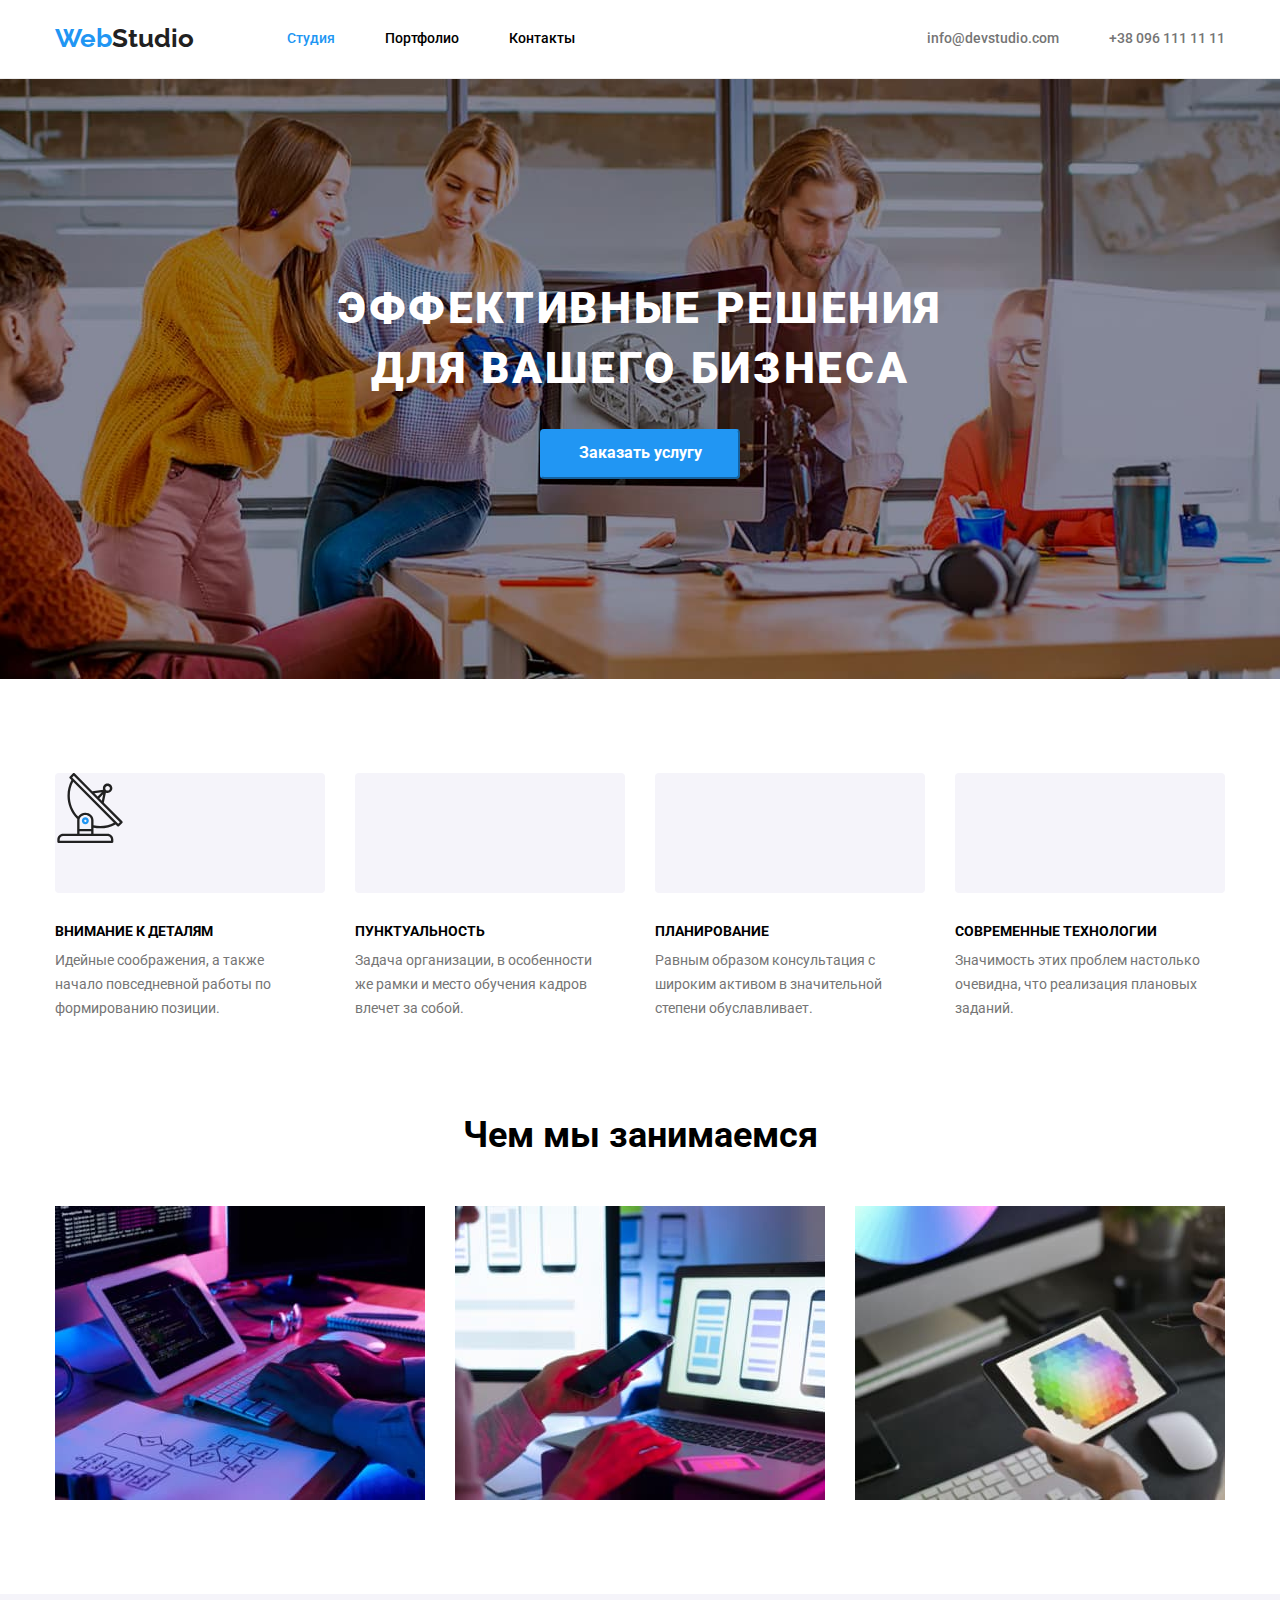
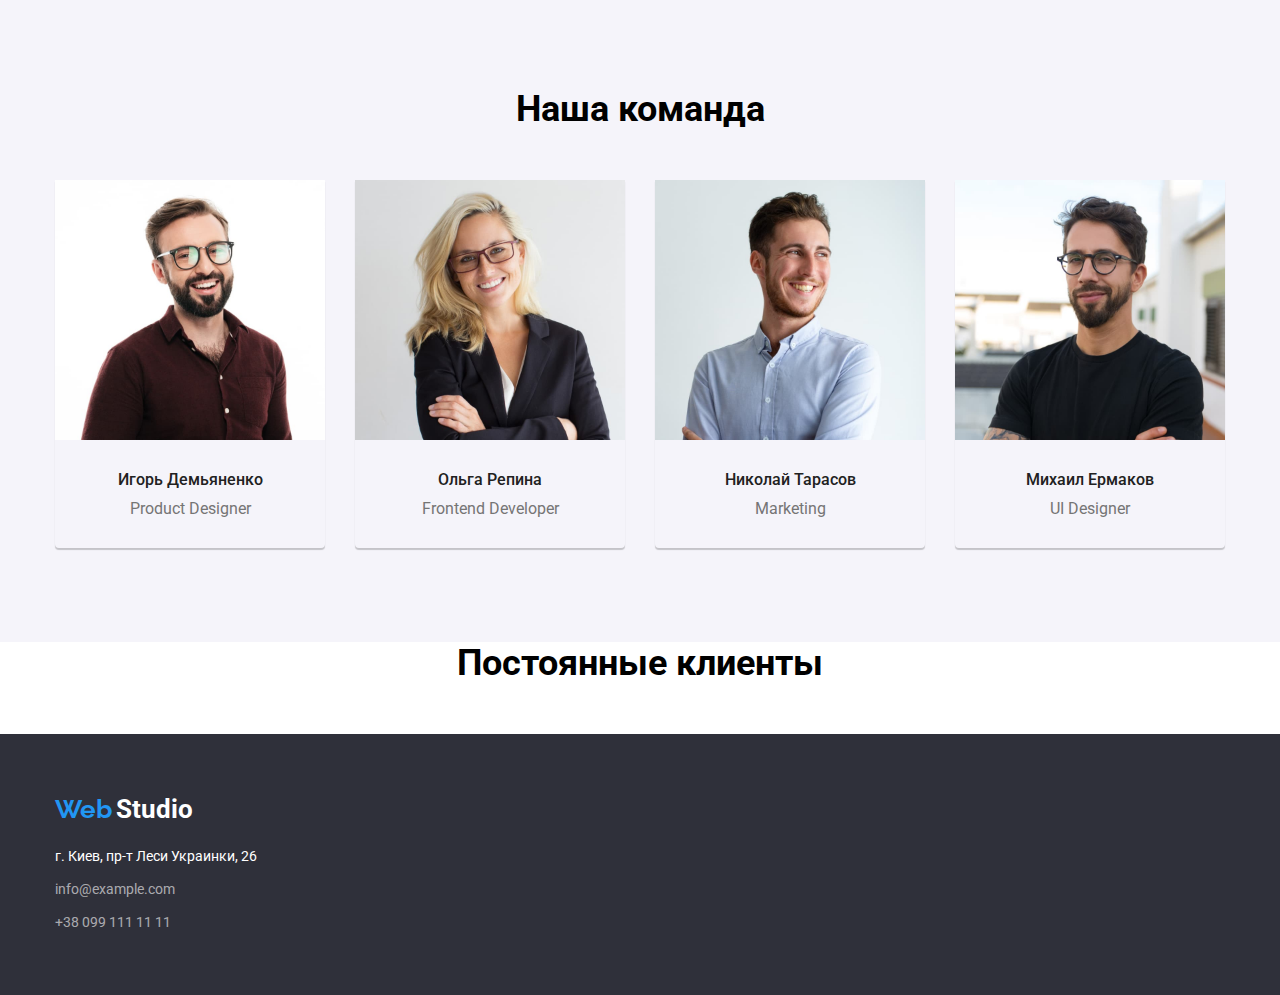
<file: index.html>
<!DOCTYPE html>
<html lang="ru">
    <head>
        <meta charset="utf-8">
        <title>goit-markup-hw-04</title>
        <link rel="preconnect" href="https://fonts.gstatic.com" /> 
        <link href="https://fonts.googleapis.com/css2?family=Raleway:wght@700&family=Roboto:wght@400;500;700;900&display=swap" rel="stylesheet" />
        <link rel="stylesheet" href="https://cdnjs.cloudflare.com/ajax/libs/modern-normalize/1.0.0/modern-normalize.min.css" />
        <link rel="stylesheet" href="./css/styles.css">
        
    </head>
    <body>       
        <!--header-section-->
        <header  class="header">

            <div class="container">         
              
               <a href="" lang="en" class="logo"> <span class="h-name-blue">Web</span> <span   class="h-name-black-d">Studio</span> </a>   
                               
               <nav class="navigation">               
                   <ul class="navigation-list">
                       <li> <a  href="./index.html" class="navigation-list-item active"> Студия </a> 
                       </li>
                       <li >
                           <a href="./portfolio.html" class="navigation-list-item">Портфолио</a>                        
                       </li>
                       <li>
                           <a href=""   class="navigation-list-item">Контакты </a>                       
                       </li>
                   </ul>                          
               </nav>           
               <ul class="contacts-list">
                   <li> <a  href="mailto:info@devstudio.com"  class="contacts">info@devstudio.com</a> </li>
                   <li> <a href="tel:+380961111111" class="contacts"  class="header-tel">+38 096 111 11 11</a> </li>
               </ul>
            </div>         
           </header>

        <main >
             
            <!--Effective-solutions-section-->
            <section  class="hero-section ">
              <div class="container"> 
                <h1 class="hero-title">Эффективные решения <br> для вашего бизнеса</h1>
                <button class="hero-button" type="button"> Заказать услугу </button>
              </div>
            </section>
            
            <!--features-section-->
            <section class="features-section ">
             <div class="container"> 
                <h2 hidden class="section-title"> Наши качества </h2>

                <ul class="features">
                    
                    <li class="features-conteiner">
                        <div class="features-item" >
                            <svg class="features-icon" wight="70" height="70">
                                <use href="./images/symbol-defs.svg#icon-antenna"></use>
                            </svg>
                        </div>
                        <h3 class="features-title">Внимание к деталям</h3>
                        <p class="features-desc">Идейные соображения, а также<br> начало повседневной работы по формированию позиции.</p>
                    </li>

                    <li class="features-conteiner">                        
                            <div class="features-item" >
                                
                            </div>                        
                        <h3 class="features-title">Пунктуальность</h3>
                        <p class="features-desc">Задача организации, в особенности <br>же рамки и место обучения кадров влечет за собой.</p>
                    </li>

                    <li class="features-conteiner">
                        <div class="features-item" >
                            
                        </div>   
                        <h3 class="features-title">Планирование</h3>
                        <p class="features-desc">Равным образом консультация с широким активом в значительной степени обуславливает.</p>
                    </li>

                    <li class="features-conteiner">
                        <div class="features-item" >
                            
                        </div> 
                        <h3 class="features-title">Современные технологии</h3>
                        <p class="features-desc">Значимость этих проблем настолько очевидна, что реализация плановых заданий.</p>
                    </li>
                </ul>
             </div>
          </section>
             
                 <!--what-we-do-section-->
             <section class="what-we-do-section ">
                <div class="container"> 
                <h2 class="section-title">Чем мы занимаемся</h2>

                <ul class="photo-list">
            
                    <li class="photo">
                        <img src="./images/box-1.jpg" alt="рабочий стол" width="370">
                    </li>
                    <li class="photo">
                        <img src="./images/box-2.jpg" alt="ноутбук и телефон" width="370">

                    </li>
                    <li class="photo">
                        <img src="./images/box-3.jpg" alt="планшет" width="370">
                    </li>              
                </ul>
             </div>
            </section>
             
               <!--our-team-section-->
            <section class="our-team-section">
              <div class="container"> 

                <h2 class="section-title">Наша команда</h2>

                <ul class="team-list">

                    <li class="team-list-item">
                        <img src="./images/team-card-1.jpg" alt="Игорь Демьяненко" width="270"> 
                       <div class="team-list-desc">
                        <h3 class="team-name">Игорь Демьяненко</h3>              
                        <p class="team-desc">Product Designer</p>      
                       </div>
                    </li>                

                    <li class="team-list-item">
                        <img src="./images/team-card-2.jpg" alt="Ольга Репина" width="270">
                     <div class="team-list-desc">
                        <h3 class="team-name">Ольга Репина</h3>
                        <p class="team-desc">Frontend Developer</p>
                     </div>
                    </li>

                    <li class="team-list-item">
                        <img src="./images/team-card-3.jpg" alt="Николай Тарасов" width="270">
               <div class="team-list-desc">
                <h3 class="team-name">Николай Тарасов</h3>
                <p class="team-desc">Marketing</p>
               </div>
                    </li>  

                    <li class="team-list-item">
                        <img src="./images/team-card-4.jpg" alt="Михаил Ермаков" width="270">
                      <div class="team-list-desc">
                        <h3 class="team-name">Михаил Ермаков</h3>
                        <p class="team-desc"> UI Designer</p>
                      </div>
                    </li>                  
                </ul>
             </div>
            </section>

            <!-- regular-customers -->
            <section class="regular-customers-section">
                <div class="container">
                    <h2 class="section-title">Постоянные клиенты</h2>  
                    <ul class="regular-customers-list">
                        <li class="regular-customers-item"></li>  
                        <li></li>       
                        <li></li>       
                        <li></li>       
                        <li></li>       
                        <li></li>                         
                    </ul>
                </div>

            </section>
        
        </main>
        <!--footer-section-->
        <footer class=" footer">
         <div class="container">   
            <a href="" class="footer-logo"> <span class="logo-blue">Web</span> <span   class="logo-w">Studio</span></a> 
            <address>
                
                <ul >
                    <li class="footer-contacts-list"> <a class="footer-adr" href="https://goo.gl/maps/EQuYDWxhKyjpXPv7A" target="_blank" rel="noopener noreferrer">
                        г. Киев, пр-т Леси Украинки, 26</a>
                    </li>

                    <li class="footer-contacts-list">
                        <a  class="footer-contacts" href="mailto:info@devstudio.com">info@example.com</a>
                    </li>

                    <li class="footer-contacts-list">
                        <a  class="footer-contacts" href="tel:+380961111111">+38 099 111 11 11</a>
                    </li>
                </ul>           
            </address>
        </div>
        </footer>
    </body>
</html>
</file>
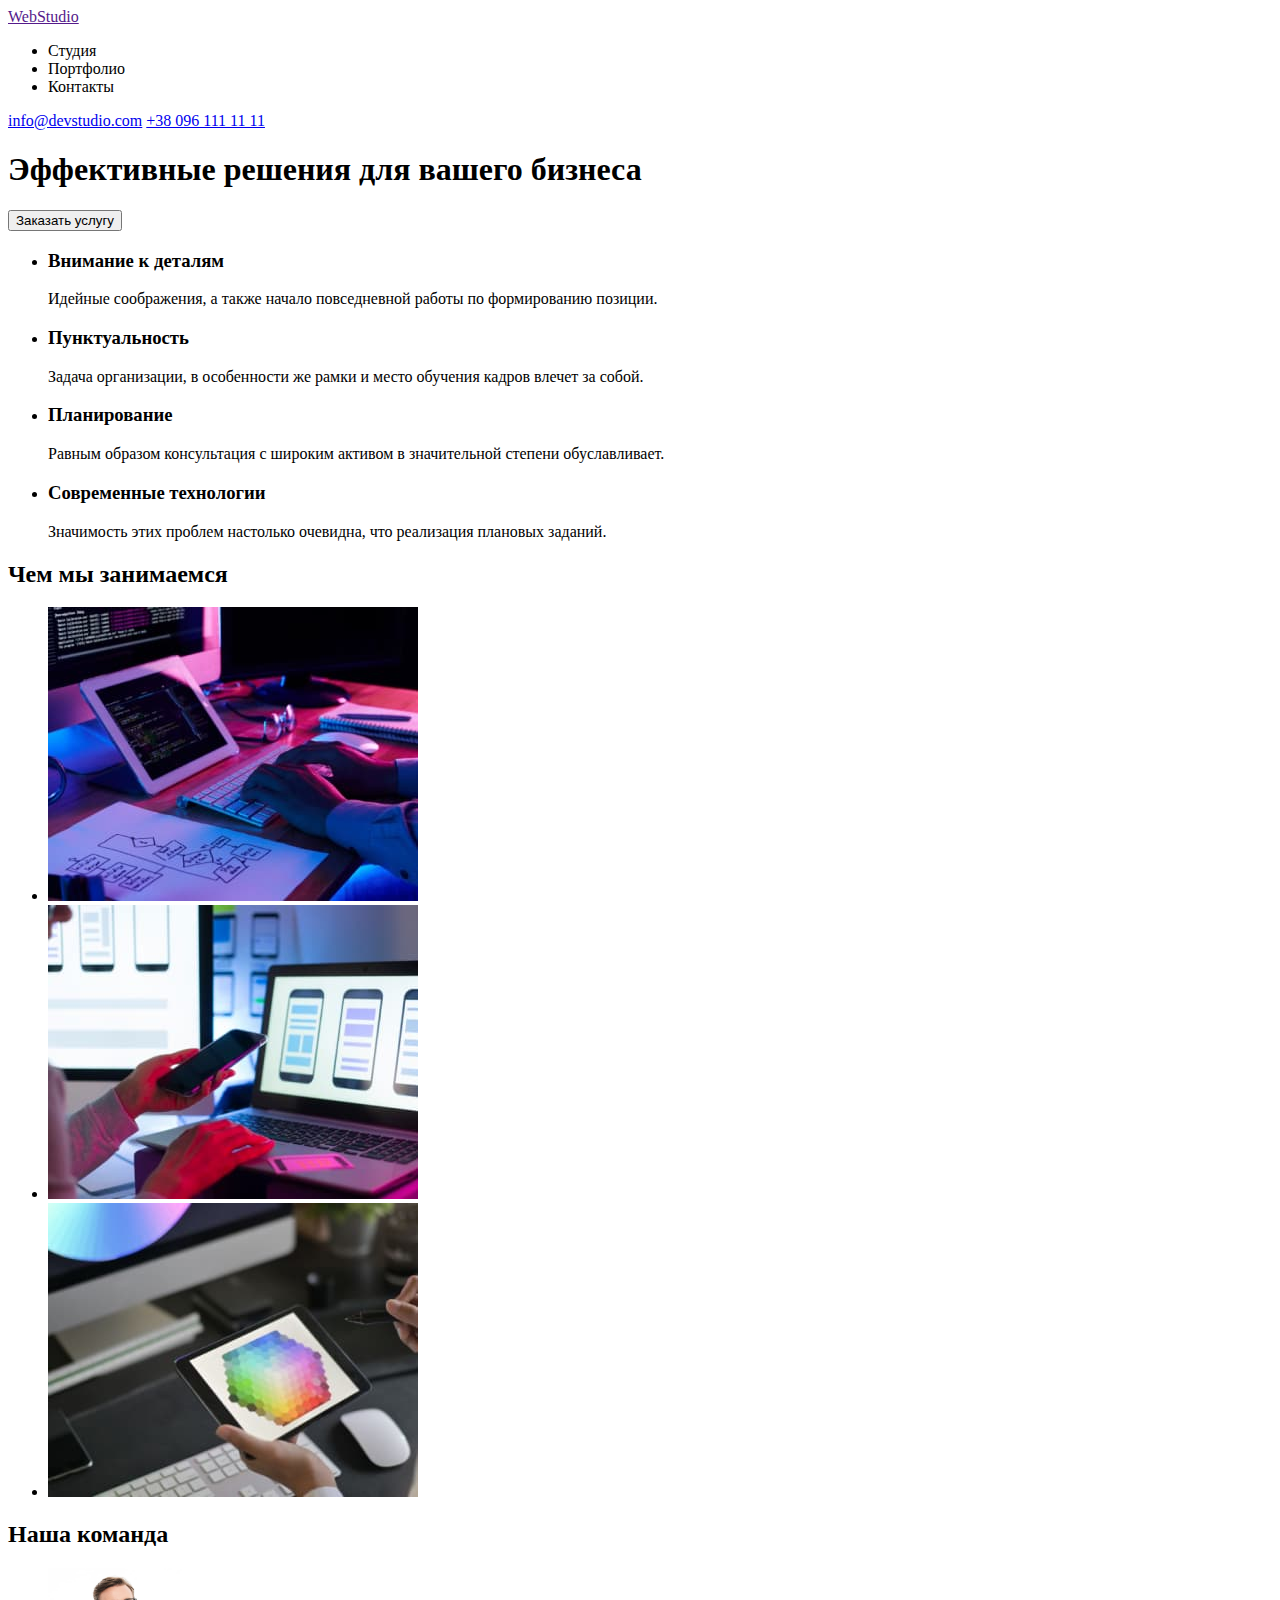
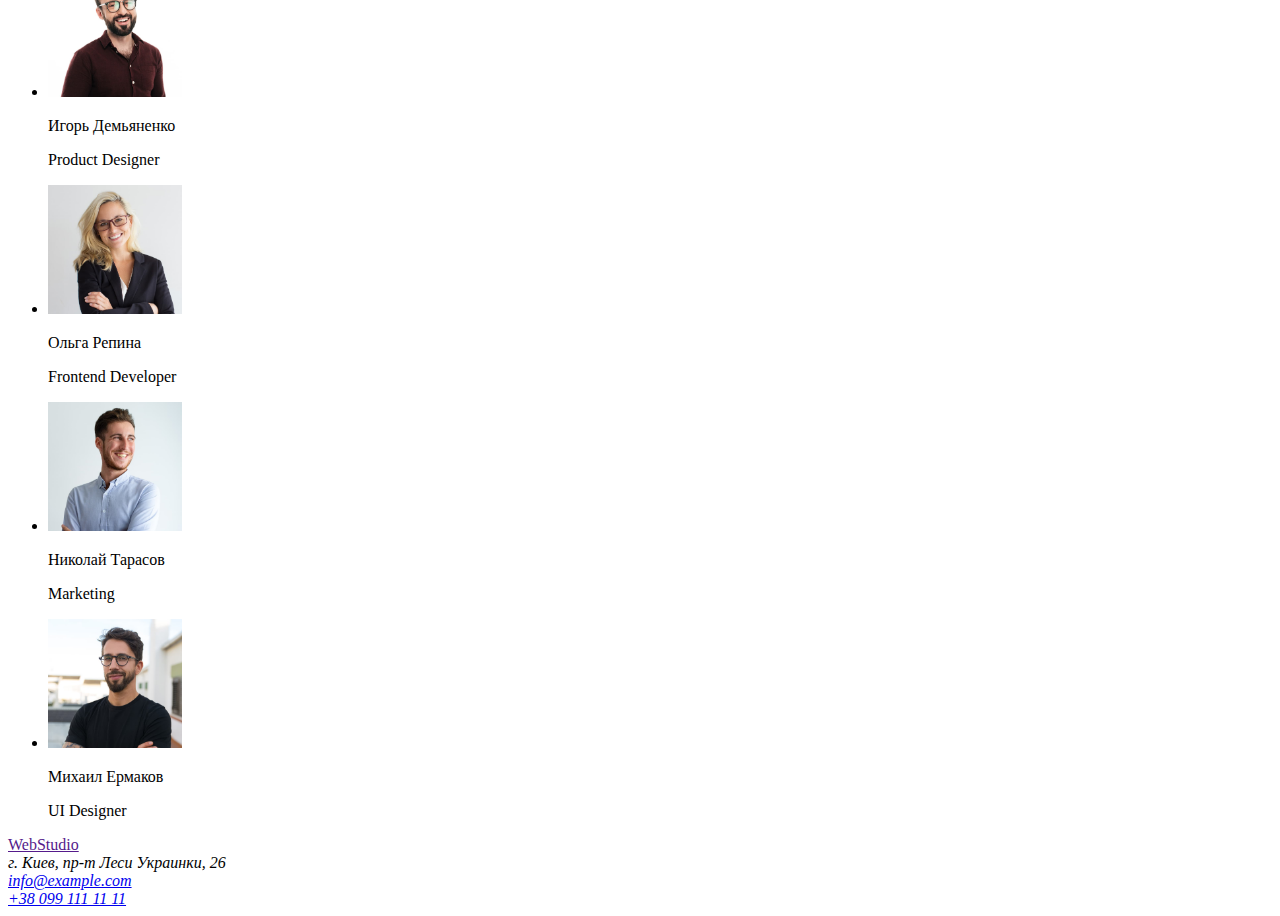
<file: images/index.html>
<!DOCTYPE html>
<html lang="ru">
    <head>
        <meta charset="utf-8">
        <title>goit-markup-hw-01</title>
    </head>
    <body>
        <!--header-section-->
        <header>
            <a href=""> WebStudio</a>                            
            <nav>
                <ul>
                    <li>
                        Студия
                    </li>
                    <li>
                        Портфолио                        
                    </li>
                    <li>
                        Контакты                        
                    </li>
                </ul>                          
            </nav>           
            <a href="mailto:info@devstudio.com">info@devstudio.com</a>
            <a href="tel:+380961111111">+38 096 111 11 11</a>
        </header>
        <main>

            <!--Effective-solutions-section-->
            <section>
                <h1>Эффективные решения для вашего бизнеса</h1>
                <button type="submit"> Заказать услугу </button>
            </section>
        
            <!--section-what-we-do-section-->
            <section>
                <ul>
                    <li>
                        <h3>Внимание к деталям</h3>
                        <p>Идейные соображения, а также начало повседневной работы по формированию позиции.</p>
                    </li>
                    <li>
                        <h3>Пунктуальность</h3>
                        <p>Задача организации, в особенности же рамки и место обучения кадров влечет за собой.</p>
                    </li>
                    <li>
                        
                        <h3>Планирование</h3>
                        <p>Равным образом консультация с широким активом в значительной степени обуславливает.</p>
                    </li>
                    <li>
                        <h3>Современные технологии</h3>
                        <p>Значимость этих проблем настолько очевидна, что реализация плановых заданий.</p>
                    </li>
                </ul>
                <h2>Чем мы занимаемся</h2>
                <ul>
                    <li>
                        <img src="./box-1.jpg" alt="рабочий стол" width="370">
                    </li>
                    <li>
                        <img src="./box-2.jpg" alt="ноутбук и телефон" width="370">

                    </li>
                    <li>
                        <img src="./box-3.jpg" alt="планшет" width="370">
                    </li>              
                </ul>
            </section>

            <!--our-team-section-->
            <section>
                <h2>Наша команда</h2>
                <ul>
                    <li>
                        <img src="./team-card-1.jpg" alt="Игорь Демьяненко" width="134"> 
                        <p>Игорь Демьяненко</p>              
                        <p>Product Designer</p>         
                    </li>
                    <li>
                        <img src="./team-card-2.jpg" alt="Ольга Репина" width="134">
                        <p>Ольга Репина</p>
                        <p>Frontend Developer</p>
                    </li>
                    <li>
                        <img src="./team-card-3.jpg" alt="Николай Тарасов" width="134">
                        <p>Николай Тарасов</p>
                        <p>Marketing</p>
                    </li>  
                    <li>
                        <img src="./team-card-4.jpg" alt="Михаил Ермаков" width="134">
                        <p>Михаил Ермаков</p>
                        <p>UI Designer</p>
                    </li>                  
                </ul>

            </section>
        </main>
        <footer>
            <a href=""> WebStudio</a> 
            <address>
                г. Киев, пр-т Леси Украинки, 26 <br/>
                <a href="mailto:info@devstudio.com">info@example.com</a> <br>
                <a href="tel:+380961111111">+38 099 111 11 11</a>
            </address>
        </footer>
    </body>
</html>
</file>
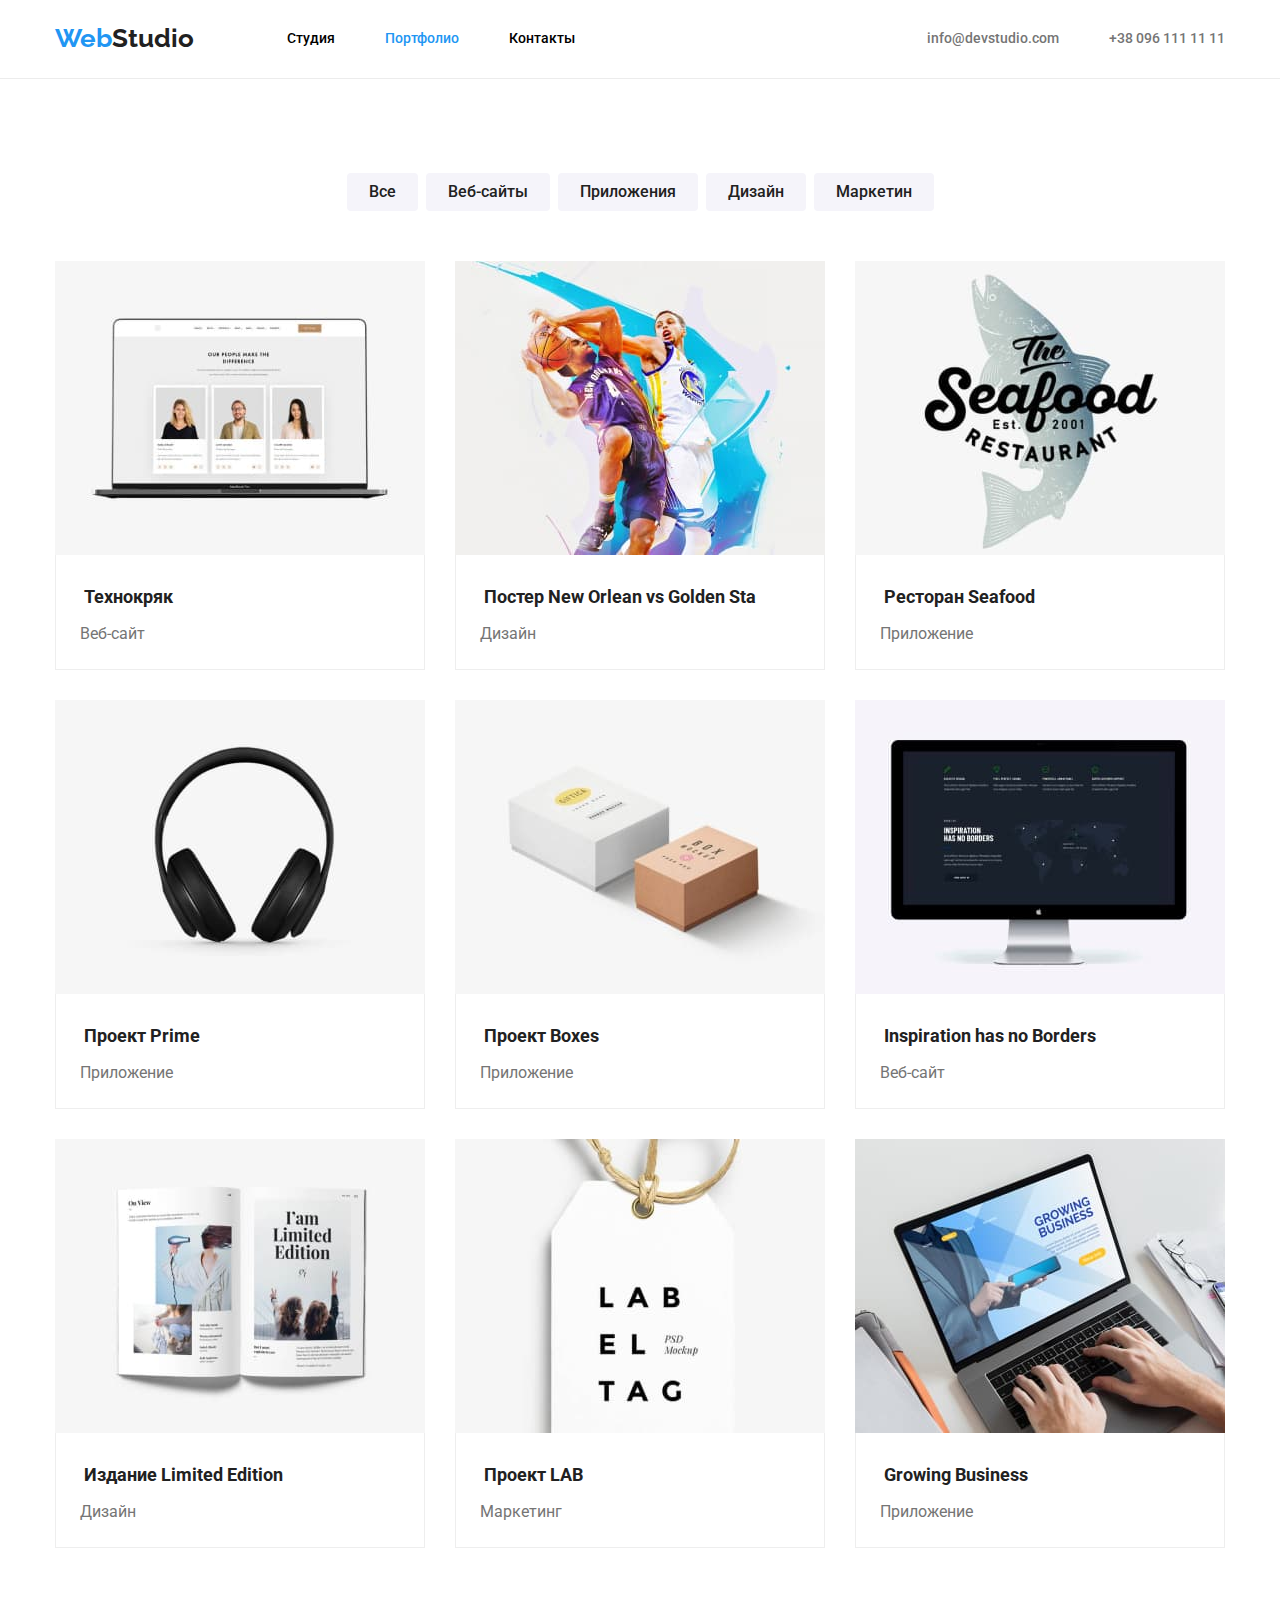
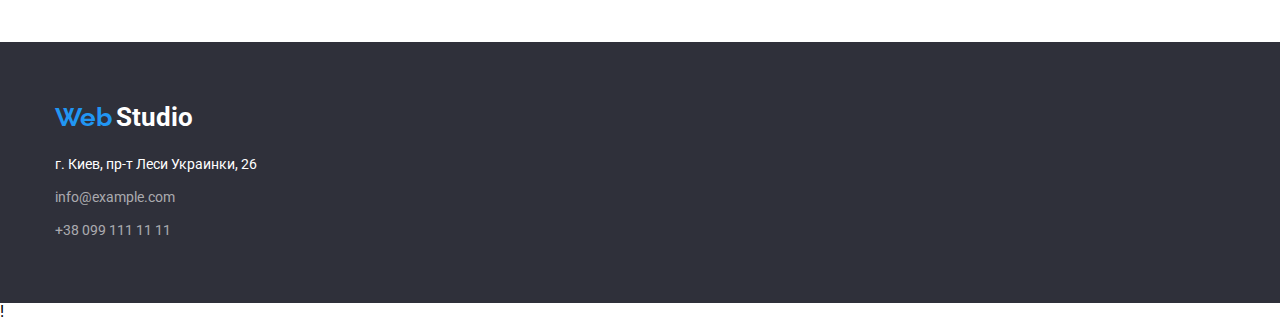
<file: portfolio.html>
<!DOCTYPE html>
<html lang="ru">
    <head>
        <meta charset="utf-8">
        <title>goit-markup-hw-04</title>
        <link rel="preconnect" href="https://fonts.gstatic.com" />
        <link href="https://fonts.googleapis.com/css2?family=Raleway:wght@700&family=Roboto:wght@400;500;700;900&display=swap" rel="stylesheet" />
        <link rel="stylesheet" href="https://cdnjs.cloudflare.com/ajax/libs/modern-normalize/1.0.0/modern-normalize.min.css" />
                
        <link rel="stylesheet" href="./css/styles.css">
        
    </head>
    <body>              
        <!--header-section-->
        <header  class="header">

            <div class="container">         
                     
               <a href="" lang="en" class="logo"> <span class="h-name-blue">Web</span> <span   class="h-name-black-d">Studio</span> </a>   
                                      
               <nav class="navigation">               
                   <ul class="navigation-list">
                       <li > <a  href="./index.html" class="navigation-list-item"> Студия </a> 
                       </li>
                       <li >
                           <a href="./portfolio.html" class="navigation-list-item active">Портфолио</a>                        
                       </li>
                       <li>
                           <a href=""   class="navigation-list-item">Контакты </a>                       
                       </li>
                   </ul>                          
               </nav>           
               <ul class="contacts-list">
                   <li> <a  href="mailto:info@devstudio.com"  class="contacts">info@devstudio.com</a> </li>
                   <li> <a href="tel:+380961111111" class="contacts"  class="header-tel">+38 096 111 11 11</a> </li>
               </ul>
            </div>
               
           </header>
        <main>                        
            <!--portfolio-section-->

            <section class="portfolio-section">
                <div class="container">
                <h1 hidden> Портфолио </h1>
                <ul class="button-list">
                    <li class="button-list-item"><button class="button" type="button">Все</button></li>
                    <li class="button-list-item"><button class="button" type="button">Веб-сайты</button></li>
                    <li class="button-list-item"><button class="button" type="button">Приложения</button></li>
                    <li class="button-list-item"><button class="button" type="button">Дизайн</button></li>
                    <li class="button-list-item"><button class="button" type="button">Маркетин</button></li>
                </ul>            
                                      
                <h2 hidden> Примеры работ  </h2>
                
                <ul class="portfolio-list">
                    
                    <li class="portfolio-list-item">
                        <img class="portfolio-icon" src="./images/p1.jpg" alt="Технокряк" width="370">
                       <div class="portfolio-icon-desc">
                          <h3 class="portfolio-title">Технокряк</h3>
                          <p  class="portfolio-desc">Веб-сайт</p>  
                       </div>                                          
                    </li>
                    <li class="portfolio-list-item">
                        <img class="portfolio-icon" src="./images/p2.jpg" alt="Постер New Orlean vs Golden Star" width="370">
                        <div class="portfolio-icon-desc">
                            <h3 class="portfolio-title"  >Постер <span lang="en">New Orlean vs Golden Sta</span> </h3>
                            <p class="portfolio-desc" >Дизайн</p> 
                        </div>                        
                    </li>       

                    <li class="portfolio-list-item">
                        <img class="portfolio-icon" src="./images/p3.jpg" alt="Ресторан Seafood" width="370">
                       <div class="portfolio-icon-desc">
                         <h3 class="portfolio-title"  >Ресторан <span lang="en"> Seafood</span> </h3>
                         <p class="portfolio-desc" >Приложение</p>   
                       </div>
                    </li>  
                    <li class="portfolio-list-item">
                        <img class="portfolio-icon" src="./images/p4.jpg" alt="Проект Prime" width="370">
                      <div class="portfolio-icon-desc">
                         <h3 class="portfolio-title"  >Проект <span lang="en"> Prime</span> </h3>
                         <p class="portfolio-desc" >Приложение</p>                        
                      </div>
                    </li>  

                    <li class="portfolio-list-item">
                        <img class="portfolio-icon" src="./images/p5.jpg" alt="Проект Boxes" width="370">
                       <div class="portfolio-icon-desc">
                         <h3 class="portfolio-title"  >Проект <span lang="en"> Boxes</span> </h3>
                         <p class="portfolio-desc" >Приложение</p>                         
                      </div>
                    </li>  
                  
                    <li class="portfolio-list-item">
                        <img class="portfolio-icon" src="./images/p6.jpg" alt="Inspiration has no Borders" width="370">
                      <div class="portfolio-icon-desc">
                         <h3 class="portfolio-title"   lang="en"> Inspiration has no Borders</h3>
                         <p class="portfolio-desc" >Веб-сайт</p>
                     </div>  
                    </li>   
                  
                    <li class="portfolio-list-item">
                        <img class="portfolio-icon" src="./images/p7.jpg" alt="Издание Limited Edition" width="370">
                         <div class="portfolio-icon-desc">
                           <h3 class="portfolio-title" >Издание <span lang="en"> Limited Edition</span> </h3>
                           <p class="portfolio-desc" >Дизайн</p>
                         </div>                        
                    </li>
                   
                    <li class="portfolio-list-item">
                        <img class="portfolio-icon" src="./images/p8.jpg" alt="Проект LAB" width="370">
                     <div class="portfolio-icon-desc">                       
                          <h3 class="portfolio-title"  >Проект <span lang="en"> LAB</span> </h3>
                          <p class="portfolio-desc" >Маркетинг</p>                      
                        </div>
                    </li>
                  
                    <li class="portfolio-list-item">
                        <img class="portfolio-icon" src="./images/p9.jpg" alt="Growing Business" width="370">
                     <div class="portfolio-icon-desc">
                         <h3 class="portfolio-title"  lang="en" > Growing Business </h3>
                         <p class="portfolio-desc" >Приложение</p>       
                     </div>               
                    </li>  
                 </div>    
            </section>                
        </main>
        <!--footer-section-->
        <footer class=" footer">
            <div class="container">   
               <a href="" class="footer-logo"> <span class="logo-blue">Web</span> <span   class="logo-w">Studio</span></a> 
               <address>
                   
                   <ul >
                       <li class="footer-contacts-list"> <a class="footer-adr" href="https://goo.gl/maps/EQuYDWxhKyjpXPv7A" target="_blank" rel="noopener noreferrer">
                           г. Киев, пр-т Леси Украинки, 26</a>
                       </li>
   
                       <li class="footer-contacts-list">
                           <a  class="footer-contacts" href="mailto:info@devstudio.com">info@example.com</a>
                       </li>
   
                       <li class="footer-contacts-list">
                           <a  class="footer-contacts" href="tel:+380961111111">+38 099 111 11 11</a>
                       </li>
                   </ul>           
               </address>
           </div>
           </footer>
    </body>
</html>

!
</file>
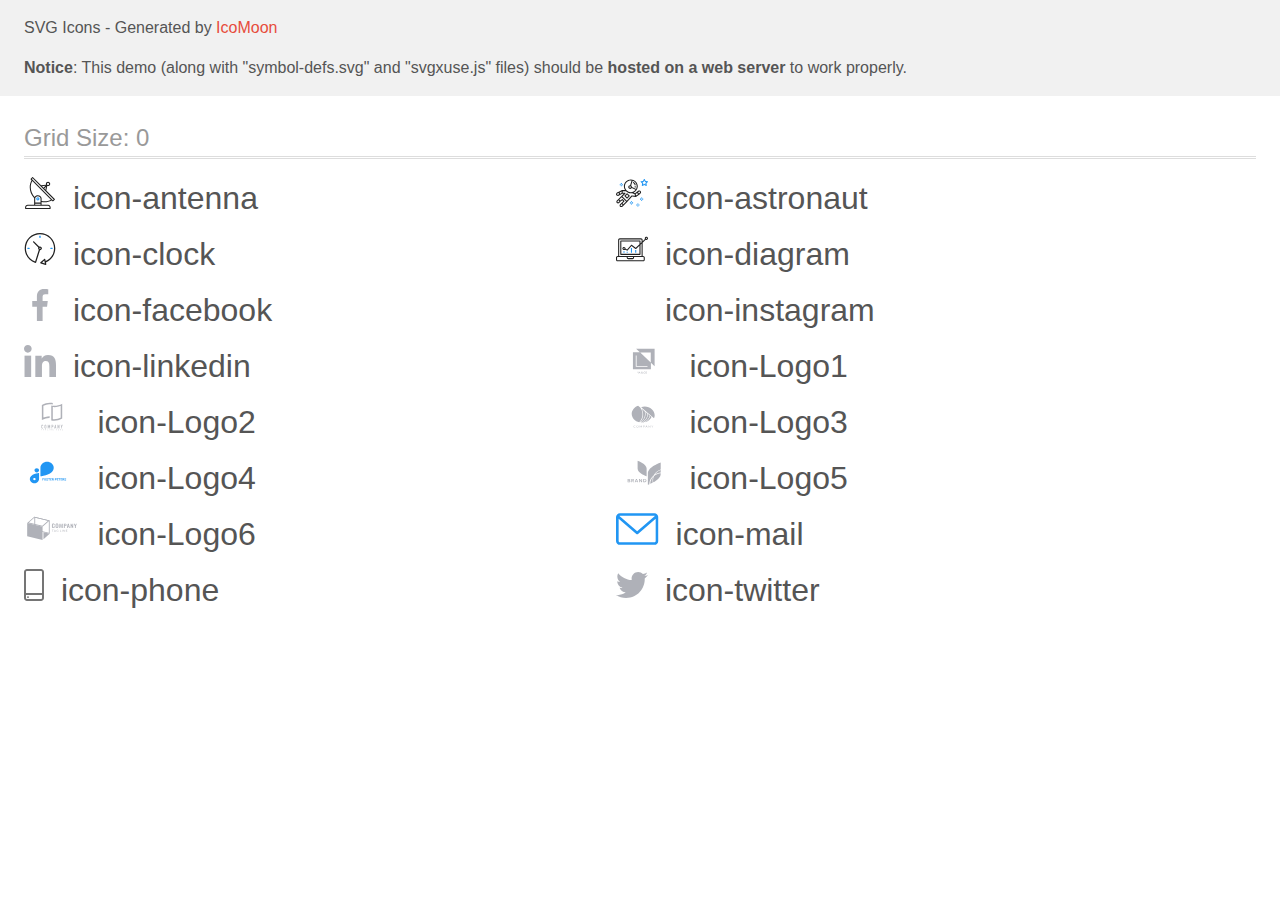
<file: images/demo-external-svg.html>
<!doctype html>
<html>
<head>
    <title>IcoMoon - SVG Icons</title>
    <meta charset="utf-8">
    <meta name="viewport" content="width=device-width, initial-scale=1">
    <link rel="stylesheet" href="demo-files/demo.css">
    <link rel="stylesheet" href="style.css">
</head>
<body>
<header class="bgc1 clearfix">
<div class="mhl">
    <p>SVG Icons - Generated by <a href="https://icomoon.io/app">IcoMoon</a></p><p><strong>Notice</strong>: This demo (along with "symbol-defs.svg" and "svgxuse.js" files) should be <b>hosted on a web server</b> to work properly.</p>
</div>
</header>
    <div class="clearfix mhl ptl">
        <h1 class="mvm mtn fgc1">Grid Size: 0</h1>
        <div class="glyph fs1">
            <div class="clearfix pbs">
                <svg class="icon icon-antenna"><use xlink:href="symbol-defs.svg#icon-antenna"></use></svg><span class="name"> icon-antenna</span>
            </div>
        </div>
        <div class="glyph fs1">
            <div class="clearfix pbs">
                <svg class="icon icon-astronaut"><use xlink:href="symbol-defs.svg#icon-astronaut"></use></svg><span class="name"> icon-astronaut</span>
            </div>
        </div>
        <div class="glyph fs1">
            <div class="clearfix pbs">
                <svg class="icon icon-clock"><use xlink:href="symbol-defs.svg#icon-clock"></use></svg><span class="name"> icon-clock</span>
            </div>
        </div>
        <div class="glyph fs1">
            <div class="clearfix pbs">
                <svg class="icon icon-diagram"><use xlink:href="symbol-defs.svg#icon-diagram"></use></svg><span class="name"> icon-diagram</span>
            </div>
        </div>
        <div class="glyph fs1">
            <div class="clearfix pbs">
                <svg class="icon icon-facebook"><use xlink:href="symbol-defs.svg#icon-facebook"></use></svg><span class="name"> icon-facebook</span>
            </div>
        </div>
        <div class="glyph fs1">
            <div class="clearfix pbs">
                <svg class="icon icon-instagram"><use xlink:href="symbol-defs.svg#icon-instagram"></use></svg><span class="name"> icon-instagram</span>
            </div>
        </div>
        <div class="glyph fs1">
            <div class="clearfix pbs">
                <svg class="icon icon-linkedin"><use xlink:href="symbol-defs.svg#icon-linkedin"></use></svg><span class="name"> icon-linkedin</span>
            </div>
        </div>
        <div class="glyph fs1">
            <div class="clearfix pbs">
                <svg class="icon icon-Logo1"><use xlink:href="symbol-defs.svg#icon-Logo1"></use></svg><span class="name"> icon-Logo1</span>
            </div>
        </div>
        <div class="glyph fs1">
            <div class="clearfix pbs">
                <svg class="icon icon-Logo2"><use xlink:href="symbol-defs.svg#icon-Logo2"></use></svg><span class="name"> icon-Logo2</span>
            </div>
        </div>
        <div class="glyph fs1">
            <div class="clearfix pbs">
                <svg class="icon icon-Logo3"><use xlink:href="symbol-defs.svg#icon-Logo3"></use></svg><span class="name"> icon-Logo3</span>
            </div>
        </div>
        <div class="glyph fs1">
            <div class="clearfix pbs">
                <svg class="icon icon-Logo4"><use xlink:href="symbol-defs.svg#icon-Logo4"></use></svg><span class="name"> icon-Logo4</span>
            </div>
        </div>
        <div class="glyph fs1">
            <div class="clearfix pbs">
                <svg class="icon icon-Logo5"><use xlink:href="symbol-defs.svg#icon-Logo5"></use></svg><span class="name"> icon-Logo5</span>
            </div>
        </div>
        <div class="glyph fs1">
            <div class="clearfix pbs">
                <svg class="icon icon-Logo6"><use xlink:href="symbol-defs.svg#icon-Logo6"></use></svg><span class="name"> icon-Logo6</span>
            </div>
        </div>
        <div class="glyph fs1">
            <div class="clearfix pbs">
                <svg class="icon icon-mail"><use xlink:href="symbol-defs.svg#icon-mail"></use></svg><span class="name"> icon-mail</span>
            </div>
        </div>
        <div class="glyph fs1">
            <div class="clearfix pbs">
                <svg class="icon icon-phone"><use xlink:href="symbol-defs.svg#icon-phone"></use></svg><span class="name"> icon-phone</span>
            </div>
        </div>
        <div class="glyph fs1">
            <div class="clearfix pbs">
                <svg class="icon icon-twitter"><use xlink:href="symbol-defs.svg#icon-twitter"></use></svg><span class="name"> icon-twitter</span>
            </div>
        </div>
  </div>
<script defer src="svgxuse.js"></script>
</body>
</html>
</file>
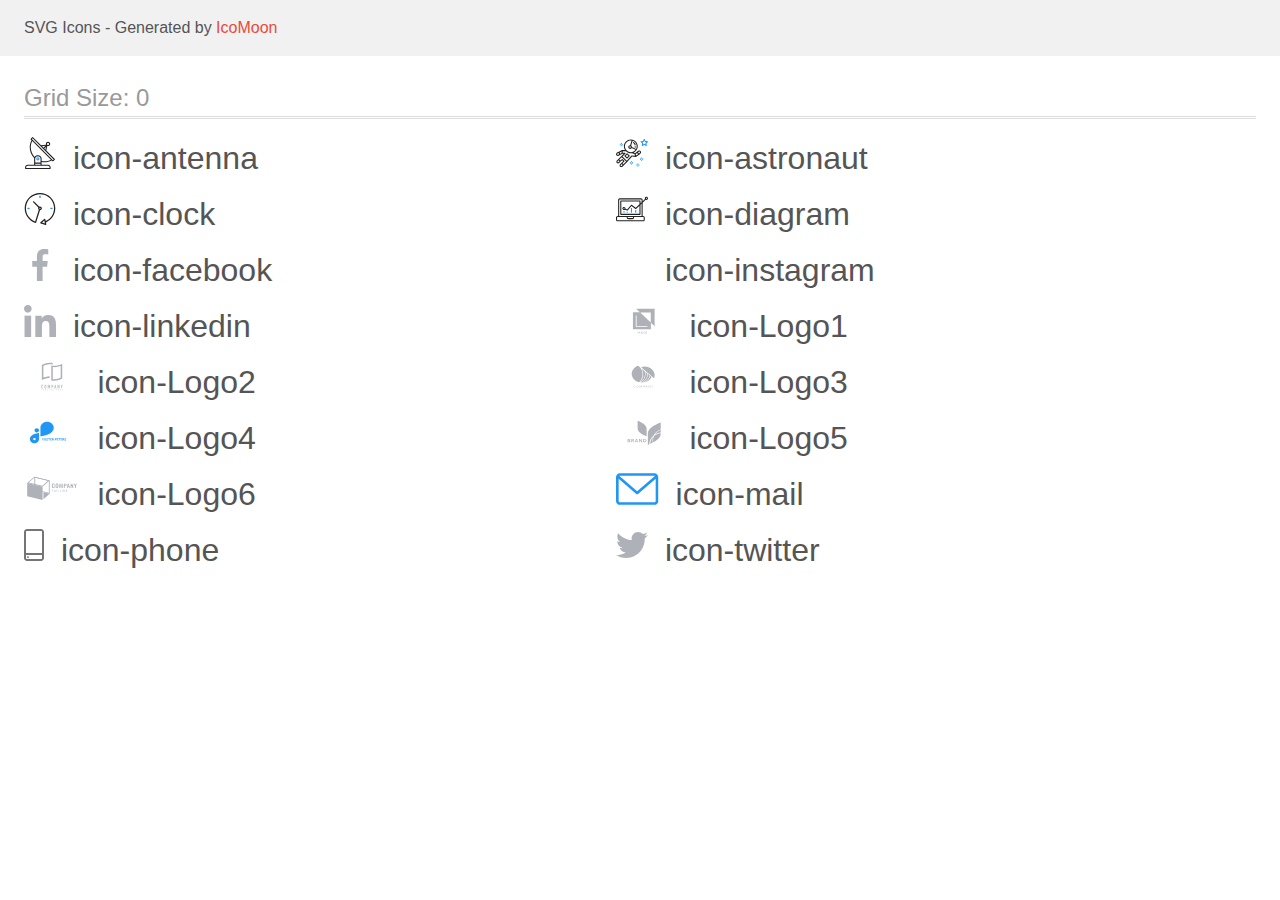
<file: images/demo.html>
<!doctype html>
<html>
<head>
    <title>IcoMoon - SVG Icons</title>
    <meta charset="utf-8">
    <meta name="viewport" content="width=device-width, initial-scale=1">
    <link rel="stylesheet" href="demo-files/demo.css">
    <link rel="stylesheet" href="style.css">
</head>
<body>
<svg aria-hidden="true" style="position: absolute; width: 0; height: 0; overflow: hidden;" version="1.1" xmlns="http://www.w3.org/2000/svg" xmlns:xlink="http://www.w3.org/1999/xlink">
<defs>
<symbol id="icon-antenna" viewBox="0 0 32 32">
<path fill="#212121" style="fill: var(--color1, #212121)" d="M30.773 22.098l-8.443-8.505 0.937-4.615c0.242 0.094 0.499 0.144 0.758 0.146h0.006c1.192 0.014 2.17-0.941 2.184-2.133s-0.941-2.17-2.133-2.184c-1.192-0.014-2.17 0.941-2.184 2.133-0.003 0.255 0.039 0.509 0.125 0.749l-4.96 0.605-8.091-8.133c-0.099-0.101-0.235-0.159-0.377-0.16-0.14 0.001-0.274 0.056-0.373 0.155l-1.513 1.504c-0.208 0.208-0.208 0.546 0 0.754l0.814 0.826c-3.153 5.798-2.129 12.978 2.519 17.663 0.043 0.041 0.092 0.074 0.146 0.098-0.034 0.18-0.051 0.364-0.052 0.547v6.187h-6.4c-1.472 0.002-2.665 1.195-2.667 2.667v1.067c0 0.295 0.239 0.533 0.533 0.533h24.533c0.295 0 0.533-0.239 0.533-0.533v-1.067c-0.002-1.472-1.195-2.665-2.667-2.667h-6.4v-2.742c1.003 0.21 2.024 0.317 3.049 0.32 2.458-0.003 4.877-0.615 7.040-1.783l0.818 0.823c0.099 0.101 0.235 0.159 0.377 0.16 0.14-0.001 0.274-0.056 0.373-0.155l1.513-1.504c0.208-0.208 0.208-0.546 0-0.754zM23.28 6.233c0.418-0.415 1.093-0.414 1.508 0.004s0.414 1.093-0.004 1.508c-0.2 0.199-0.47 0.31-0.752 0.31h-0.003c-0.589-0.003-1.064-0.483-1.061-1.072 0.002-0.282 0.115-0.552 0.314-0.751h-0.002zM22.024 9.738l-0.598 2.946-1.175-1.182 1.774-1.763zM21.419 8.836l-1.92 1.909-1.485-1.493 3.405-0.415zM24.004 28.8c0.884 0 1.6 0.716 1.6 1.6v0.533h-23.467v-0.533c0-0.884 0.716-1.6 1.6-1.6h20.267zM16.537 26.667v1.067h-5.333v-1.067h5.333zM11.204 25.6v-4.053c0-1.294 1.196-2.347 2.667-2.347s2.667 1.053 2.667 2.347v4.053h-5.333zM17.604 23.904v-2.357c0-1.882-1.675-3.413-3.733-3.413-1.331-0.020-2.576 0.657-3.281 1.786-4.058-4.274-4.971-10.645-2.279-15.887l18.602 18.708c-2.872 1.461-6.165 1.873-9.309 1.163zM28.893 23.22l-21.057-21.181 0.755-0.752 7.935 7.98c0.004 0 0.006 0.007 0.010 0.010l13.115 13.191-0.757 0.752z"></path>
<path fill="#2196f3" style="fill: var(--color2, #2196f3)" d="M13.876 20.267h-0.005c-0.884-0.001-1.601 0.714-1.602 1.598s0.714 1.601 1.598 1.602h0.005c0.884 0.001 1.601-0.714 1.602-1.598s-0.714-1.601-1.598-1.602zM14.249 22.245c-0.1 0.1-0.236 0.156-0.378 0.155-0.295-0.002-0.532-0.242-0.531-0.536 0.001-0.141 0.057-0.276 0.157-0.375s0.233-0.154 0.373-0.155c0.295 0.002 0.532 0.241 0.53 0.536-0.001 0.141-0.057 0.276-0.157 0.375h0.005z"></path>
</symbol>
<symbol id="icon-astronaut" viewBox="0 0 32 32">
<path fill="#2196f3" style="fill: var(--color2, #2196f3)" d="M31.974 4.524c-0.063-0.193-0.229-0.333-0.43-0.363l-1.91-0.278-0.855-1.731c-0.179-0.365-0.777-0.365-0.956 0l-0.855 1.731-1.91 0.278c-0.201 0.029-0.367 0.17-0.431 0.363-0.062 0.193-0.011 0.405 0.135 0.547l1.383 1.348-0.326 1.903c-0.034 0.2 0.048 0.402 0.212 0.522 0.166 0.121 0.382 0.135 0.562 0.040l1.709-0.899 1.709 0.899c0.078 0.041 0.164 0.061 0.249 0.061 0.11 0 0.221-0.034 0.314-0.102 0.164-0.119 0.246-0.322 0.212-0.522l-0.326-1.903 1.383-1.348c0.145-0.142 0.197-0.354 0.135-0.547zM29.511 5.851c-0.125 0.122-0.183 0.299-0.153 0.472l0.191 1.114-1-0.526c-0.078-0.041-0.163-0.061-0.249-0.061s-0.17 0.020-0.249 0.061l-1.001 0.526 0.191-1.114c0.030-0.173-0.028-0.349-0.153-0.472l-0.81-0.789 1.119-0.163c0.174-0.025 0.324-0.134 0.402-0.292l0.5-1.013 0.5 1.013c0.078 0.157 0.228 0.267 0.402 0.292l1.119 0.163-0.809 0.789z"></path>
<path fill="#2196f3" style="fill: var(--color2, #2196f3)" d="M26.134 20.522h-1.067v1.067h1.067v-1.067z"></path>
<path fill="#2196f3" style="fill: var(--color2, #2196f3)" d="M26.134 22.656h-1.067v1.067h1.067v-1.067z"></path>
<path fill="#2196f3" style="fill: var(--color2, #2196f3)" d="M27.2 21.589h-1.067v1.067h1.067v-1.067z"></path>
<path fill="#2196f3" style="fill: var(--color2, #2196f3)" d="M25.067 21.589h-1.067v1.067h1.067v-1.067z"></path>
<path fill="#2196f3" style="fill: var(--color2, #2196f3)" d="M22.4 26.389h-1.067v1.067h1.067v-1.067z"></path>
<path fill="#2196f3" style="fill: var(--color2, #2196f3)" d="M22.4 28.522h-1.067v1.067h1.067v-1.067z"></path>
<path fill="#2196f3" style="fill: var(--color2, #2196f3)" d="M23.467 27.456h-1.067v1.067h1.067v-1.067z"></path>
<path fill="#2196f3" style="fill: var(--color2, #2196f3)" d="M21.333 27.456h-1.067v1.067h1.067v-1.067z"></path>
<path fill="#2196f3" style="fill: var(--color2, #2196f3)" d="M16 24.256h-1.067v1.067h1.067v-1.067z"></path>
<path fill="#2196f3" style="fill: var(--color2, #2196f3)" d="M16 26.389h-1.067v1.067h1.067v-1.067z"></path>
<path fill="#2196f3" style="fill: var(--color2, #2196f3)" d="M17.067 25.322h-1.067v1.067h1.067v-1.067z"></path>
<path fill="#2196f3" style="fill: var(--color2, #2196f3)" d="M14.933 25.322h-1.067v1.067h1.067v-1.067z"></path>
<path fill="#2196f3" style="fill: var(--color2, #2196f3)" d="M5.867 6.122h-1.067v1.067h1.067v-1.067z"></path>
<path fill="#2196f3" style="fill: var(--color2, #2196f3)" d="M5.867 8.255h-1.067v1.067h1.067v-1.067z"></path>
<path fill="#2196f3" style="fill: var(--color2, #2196f3)" d="M6.933 7.189h-1.067v1.067h1.067v-1.067z"></path>
<path fill="#2196f3" style="fill: var(--color2, #2196f3)" d="M4.8 7.189h-1.067v1.067h1.067v-1.067z"></path>
<path fill="#212121" style="fill: var(--color1, #212121)" d="M24.715 14.159c-0.287-0.388-0.709-0.637-1.188-0.705-0.481-0.068-0.956 0.058-1.34 0.352l-1.252 0.96-1.898 1.417-1.358-0.541c2.421-1.086 4.114-3.508 4.114-6.32 0-3.823-3.123-6.933-6.961-6.933s-6.961 3.11-6.961 6.933c0 1.386 0.414 2.674 1.12 3.758l-2.764-0.024c-0.002 0-0.003 0-0.005 0-0.009 0-0.015 0.004-0.023 0.005-0.053 0.002-0.105 0.013-0.155 0.031-0.013 0.005-0.026 0.008-0.038 0.013-0.006 0.003-0.013 0.003-0.019 0.006l-3.233 1.596c-0.001 0-0.001 0-0.001 0.001l-1.893 0.911c-0.021 0.009-0.042 0.021-0.063 0.035-0.755 0.502-1.012 1.489-0.598 2.295 0.22 0.429 0.595 0.745 1.056 0.889 0.178 0.055 0.359 0.083 0.539 0.083 0.29 0 0.577-0.071 0.839-0.211l1.388-0.738 2.264-1.169 1.357-0.008-5.442 5.416c-0.001 0.001-0.001 0.001-0.002 0.001l-1.339 1.333c-0.316 0.315-0.49 0.732-0.49 1.178s0.174 0.863 0.49 1.179c0.325 0.323 0.752 0.485 1.179 0.485s0.854-0.162 1.18-0.485l1.314-1.309 1.741-1.3 0.901 0.897-1.762 1.754c-0 0.001-0.001 0.001-0.002 0.001l-1.339 1.333c-0.316 0.315-0.49 0.732-0.49 1.178s0.174 0.863 0.49 1.179c0.325 0.323 0.753 0.485 1.18 0.485s0.855-0.162 1.18-0.485l3.482-3.467c0.001-0.001 0.001-0.001 0.001-0.002l1.010-1-0.004-0.004c0.006-0.006 0.015-0.009 0.022-0.015l5.166-5.658 3.471 0.494c0.025 0.004 0.050 0.005 0.075 0.005 0.065 0 0.127-0.015 0.187-0.038 0.018-0.006 0.033-0.015 0.050-0.023 0.019-0.010 0.039-0.015 0.058-0.027l3.213-2.133c0.012-0.008 0.018-0.021 0.029-0.029 0.013-0.010 0.029-0.014 0.041-0.026l1.271-1.191c0.662-0.62 0.753-1.635 0.212-2.362zM2.13 17.77c-0.173 0.093-0.37 0.111-0.558 0.052-0.187-0.058-0.338-0.186-0.427-0.358-0.161-0.314-0.068-0.695 0.214-0.902l1.314-0.632 0.449 1.312-0.992 0.528zM5.628 15.942l-1.548 0.8-0.439-1.283 2.027-1.001-0.040 1.484zM20.727 9.322c0 0.918-0.219 1.785-0.599 2.559l-4.181-1.899c-0.044-0.573-0.341-1.075-0.788-1.388l1.464-4.86c2.378 0.756 4.105 2.974 4.105 5.588zM8.938 9.322c0-3.235 2.644-5.867 5.894-5.867 0.253 0 0.5 0.021 0.745 0.052l-1.432 4.754c-0.019-0.001-0.037-0.006-0.057-0.006-1.033 0-1.873 0.837-1.873 1.867s0.84 1.867 1.873 1.867c0.694 0 1.294-0.383 1.618-0.945l3.862 1.755c-1.075 1.446-2.795 2.39-4.737 2.39-3.25 0-5.894-2.632-5.894-5.867zM14.894 10.122c0 0.441-0.362 0.8-0.806 0.8s-0.806-0.359-0.806-0.8c0-0.441 0.362-0.8 0.806-0.8s0.806 0.359 0.806 0.8zM2.465 25.146c-0.236 0.234-0.619 0.234-0.854 0.001-0.114-0.114-0.176-0.263-0.176-0.423s0.062-0.309 0.176-0.421l0.962-0.958 0.851 0.848-0.959 0.955zM5.679 28.88c-0.236 0.234-0.619 0.235-0.855 0.001-0.114-0.114-0.176-0.263-0.176-0.423s0.062-0.309 0.176-0.421l0.963-0.959 0.852 0.848-0.96 0.955zM9.16 25.411c-0.001 0-0.001 0-0.002 0.001l-1.765 1.76-0.852-0.848 1.763-1.755c0 0 0 0 0-0s0.001-0.001 0.002-0.001c0.040-0.040 0.065-0.088 0.090-0.135 0.007-0.014 0.020-0.026 0.026-0.040 0.017-0.041 0.019-0.085 0.026-0.129 0.003-0.025 0.014-0.047 0.014-0.073 0-0.036-0.013-0.070-0.020-0.106-0.006-0.032-0.006-0.065-0.019-0.095-0.020-0.050-0.055-0.094-0.091-0.138-0.010-0.012-0.014-0.027-0.025-0.038 0 0 0 0-0.001 0s-0.001-0.002-0.001-0.002l-1.607-1.6c-0.017-0.017-0.039-0.024-0.058-0.038-0.028-0.022-0.055-0.042-0.087-0.058-0.030-0.015-0.061-0.024-0.093-0.033-0.034-0.010-0.067-0.017-0.103-0.020-0.033-0.002-0.063 0.001-0.095 0.005-0.036 0.004-0.069 0.009-0.104 0.020-0.034 0.011-0.063 0.027-0.094 0.045-0.020 0.011-0.042 0.015-0.061 0.029l-1.773 1.324-0.901-0.897 2.399-2.386 4.361 4.289-0.928 0.919zM15.979 18.394c-0.015-0.002-0.030 0.004-0.045 0.003-0.039-0.002-0.076 0.001-0.115 0.007-0.030 0.005-0.059 0.011-0.088 0.021-0.034 0.012-0.065 0.028-0.097 0.047-0.030 0.018-0.057 0.037-0.083 0.061-0.013 0.011-0.028 0.017-0.040 0.029l-4.698 5.146-4.328-4.257 2.833-2.818c0.209-0.208 0.21-0.546 0.002-0.755-0.105-0.105-0.243-0.157-0.381-0.156v-0.001l-2.219 0.013 0.028-1.607 3.104 0.027c1.265 1.294 3.029 2.101 4.981 2.101 0.437 0 0.864-0.045 1.279-0.123 0.040 0.032 0.079 0.065 0.13 0.085l2.41 0.96 0.331 1.644-3.003-0.427zM20.020 18.572l-0.313-1.558 1.446-1.080 0.947 1.257-2.080 1.381zM23.774 15.741l-0.838 0.785-0.931-1.236 0.831-0.637c0.155-0.119 0.351-0.168 0.543-0.143 0.193 0.027 0.364 0.128 0.48 0.284 0.217 0.292 0.18 0.699-0.085 0.947z"></path>
<path fill="#212121" style="fill: var(--color1, #212121)" d="M13.602 18.544l-2.143-2.133c-0.207-0.207-0.545-0.207-0.753 0l-2.142 2.133c-0.1 0.101-0.157 0.236-0.157 0.378s0.056 0.278 0.157 0.378l2.142 2.133c0.104 0.103 0.241 0.155 0.377 0.155s0.273-0.052 0.376-0.155l2.143-2.133c0.1-0.1 0.157-0.236 0.157-0.378s-0.057-0.278-0.157-0.378zM11.083 20.303l-1.387-1.381 1.387-1.381 1.387 1.381-1.387 1.381z"></path>
<path fill="#212121" style="fill: var(--color1, #212121)" d="M17.164 5.071l-0.258 1.036c0.071 0.018 1.738 0.452 1.738 2.149h1.067c-0-2.017-1.666-2.965-2.547-3.185z"></path>
<path fill="#212121" style="fill: var(--color1, #212121)" d="M19.711 9.322h-1.067v1.067h1.067v-1.067z"></path>
</symbol>
<symbol id="icon-clock" viewBox="0 0 32 32">
<path fill="#212121" style="fill: var(--color1, #212121)" d="M31.297 15.301c-0.002-8.452-6.855-15.303-15.308-15.301s-15.303 6.855-15.301 15.308c0.001 6.658 4.307 12.551 10.649 14.576 0.061 0.019 0.124 0.029 0.187 0.029 0.121-0 0.239-0.032 0.342-0.094 0.135-0.080 0.236-0.207 0.283-0.356l3.865-12.25c1.057-0.005 1.909-0.866 1.903-1.923s-0.866-1.909-1.923-1.903c-0.284 0.001-0.565 0.067-0.82 0.191l-5.106-5.107c-0.253-0.245-0.657-0.238-0.902 0.016-0.239 0.247-0.239 0.639 0 0.886l5.103 5.109c-0.392 0.799-0.168 1.764 0.536 2.309l-3.683 11.673c-7.278-2.681-11.004-10.754-8.323-18.032s10.754-11.004 18.032-8.323 11.004 10.754 8.323 18.032c-1.31 3.556-4.001 6.431-7.462 7.973l-0.398-1.874c-0.073-0.344-0.411-0.565-0.756-0.492-0.109 0.023-0.209 0.074-0.292 0.148l-3.837 3.426c-0.263 0.234-0.287 0.637-0.052 0.9 0.076 0.085 0.174 0.149 0.283 0.184l4.899 1.563c0.335 0.108 0.694-0.077 0.802-0.412 0.034-0.106 0.040-0.219 0.017-0.328l-0.391-1.839c5.664-2.388 9.342-7.942 9.329-14.089v0zM15.992 14.664c0.352 0 0.638 0.286 0.638 0.638s-0.286 0.638-0.638 0.638c-0.352 0-0.638-0.285-0.638-0.638s0.285-0.638 0.638-0.638zM18.093 29.528l2.184-1.948 0.603 2.84-2.787-0.892z"></path>
<path fill="#2196f3" style="fill: var(--color2, #2196f3)" d="M15.354 3.185v1.275c0 0.352 0.285 0.638 0.638 0.638s0.638-0.285 0.638-0.638v-1.275c0-0.352-0.286-0.638-0.638-0.638s-0.638 0.286-0.638 0.638z"></path>
<path fill="#2196f3" style="fill: var(--color2, #2196f3)" d="M3.876 14.664c-0.352 0-0.638 0.286-0.638 0.638s0.285 0.638 0.638 0.638h1.275c0.352 0 0.638-0.285 0.638-0.638s-0.285-0.638-0.638-0.638h-1.275z"></path>
<path fill="#2196f3" style="fill: var(--color2, #2196f3)" d="M28.108 15.939c0.352 0 0.638-0.285 0.638-0.638s-0.285-0.638-0.638-0.638h-1.275c-0.352 0-0.638 0.286-0.638 0.638s0.286 0.638 0.638 0.638h1.275z"></path>
</symbol>
<symbol id="icon-diagram" viewBox="0 0 32 32">
<path fill="#2196f3" style="fill: var(--color2, #2196f3)" d="M14.926 14.965h1.066v4.798h-1.066v-4.797z"></path>
<path fill="#2196f3" style="fill: var(--color2, #2196f3)" d="M19.19 17.097h1.066v2.665h-1.066v-2.665z"></path>
<path fill="#2196f3" style="fill: var(--color2, #2196f3)" d="M10.661 18.696h1.066v1.066h-1.066v-1.066z"></path>
<path fill="#2196f3" style="fill: var(--color2, #2196f3)" d="M7.463 18.163h1.066v1.599h-1.066v-1.599z"></path>
<path fill="#212121" style="fill: var(--color1, #212121)" d="M1.599 28.291h25.587c0.883 0 1.599-0.716 1.599-1.599v-2.132c0-0.883-0.716-1.599-1.599-1.599h-0.533v-13.293l3.028-2.868c0.703 0.346 1.553 0.136 2.013-0.499s0.396-1.508-0.152-2.068-1.42-0.644-2.065-0.198c-0.644 0.446-0.873 1.292-0.542 2.002l-2.281 2.163v-1.23c0-0.883-0.716-1.599-1.599-1.599h-21.322c-0.883 0-1.599 0.716-1.599 1.599v15.992h-0.533c-0.883 0-1.599 0.716-1.599 1.599v2.132c0 0.883 0.716 1.599 1.599 1.599zM30.384 4.837c0.294 0 0.533 0.239 0.533 0.533s-0.239 0.533-0.533 0.533c-0.294 0-0.533-0.239-0.533-0.533s0.239-0.533 0.533-0.533zM3.198 6.969c0-0.294 0.239-0.533 0.533-0.533h21.322c0.294 0 0.533 0.239 0.533 0.533v2.239l-1.066 1.013v-2.186c0-0.294-0.239-0.533-0.533-0.533h-19.19c-0.294 0-0.533 0.239-0.533 0.533v13.326c0 0.294 0.239 0.533 0.533 0.533h19.19c0.294 0 0.533-0.239 0.533-0.533v-9.674l1.066-1.010v12.284h-22.388v-15.992zM7.996 13.899c-0.721-0.002-1.354 0.478-1.546 1.174s0.105 1.433 0.725 1.801c0.62 0.368 1.41 0.276 1.928-0.226l1.853 0.93c0.215 0.108 0.476 0.057 0.636-0.123l3.939-4.431 3.872 2.901c0.208 0.156 0.498 0.139 0.686-0.039l3.365-3.188v8.131h-18.124v-12.26h18.124v2.66l-3.771 3.572-3.904-2.927c-0.222-0.166-0.534-0.135-0.718 0.072l-3.993 4.493-1.493-0.746c0.011-0.064 0.018-0.129 0.020-0.193 0-0.883-0.716-1.599-1.599-1.599zM8.529 15.498c0 0.294-0.239 0.533-0.533 0.533s-0.533-0.239-0.533-0.533c0-0.294 0.239-0.533 0.533-0.533s0.533 0.239 0.533 0.533zM11.727 24.027h5.331v0.533c0 0.294-0.239 0.533-0.533 0.533h-4.264c-0.294 0-0.533-0.239-0.533-0.533v-0.533zM1.066 24.56c0-0.294 0.239-0.533 0.533-0.533h9.062v0.533c0 0.883 0.716 1.599 1.599 1.599h4.264c0.883 0 1.599-0.716 1.599-1.599v-0.533h9.062c0.294 0 0.533 0.239 0.533 0.533v2.132c0 0.294-0.239 0.533-0.533 0.533h-25.587c-0.294 0-0.533-0.239-0.533-0.533v-2.132z"></path>
</symbol>
<symbol id="icon-facebook" viewBox="0 0 32 32">
<path fill="#afb1b8" style="fill: var(--color3, #afb1b8)" d="M21.329 5.313h2.921v-5.088c-0.504-0.069-2.237-0.225-4.256-0.225-4.212 0-7.097 2.649-7.097 7.519v4.481h-4.648v5.688h4.648v14.312h5.699v-14.311h4.46l0.708-5.688h-5.169v-3.919c0.001-1.644 0.444-2.769 2.735-2.769v0z"></path>
</symbol>
<symbol id="icon-instagram" viewBox="0 0 32 32">
<path fill="#fff" style="fill: var(--color4, #fff)" d="M31.969 9.408c-0.075-1.7-0.35-2.869-0.744-3.882-0.406-1.075-1.032-2.038-1.851-2.838-0.8-0.813-1.769-1.444-2.832-1.844-1.019-0.394-2.182-0.669-3.882-0.744-1.713-0.081-2.257-0.1-6.601-0.1s-4.888 0.019-6.595 0.094c-1.7 0.075-2.869 0.35-3.882 0.744-1.075 0.406-2.038 1.031-2.838 1.85-0.813 0.8-1.444 1.769-1.844 2.832-0.394 1.019-0.669 2.182-0.744 3.882-0.081 1.713-0.1 2.257-0.1 6.601s0.019 4.888 0.094 6.595c0.075 1.7 0.35 2.869 0.744 3.882 0.406 1.075 1.038 2.038 1.85 2.838 0.8 0.813 1.769 1.444 2.832 1.844 1.019 0.394 2.182 0.669 3.882 0.744 1.706 0.075 2.25 0.094 6.595 0.094s4.888-0.019 6.595-0.094c1.7-0.075 2.869-0.35 3.882-0.744 2.151-0.832 3.851-2.532 4.682-4.682 0.394-1.019 0.669-2.182 0.744-3.882 0.075-1.707 0.094-2.251 0.094-6.595s-0.006-4.888-0.081-6.595zM29.087 22.473c-0.069 1.563-0.331 2.407-0.55 2.969-0.538 1.394-1.644 2.5-3.038 3.038-0.563 0.219-1.413 0.481-2.969 0.55-1.688 0.075-2.194 0.094-6.464 0.094s-4.782-0.019-6.464-0.094c-1.563-0.069-2.407-0.331-2.969-0.55-0.694-0.256-1.325-0.663-1.838-1.194-0.531-0.519-0.938-1.144-1.194-1.838-0.219-0.563-0.481-1.413-0.55-2.969-0.075-1.688-0.094-2.194-0.094-6.464s0.019-4.782 0.094-6.464c0.069-1.563 0.331-2.407 0.55-2.969 0.256-0.694 0.663-1.325 1.2-1.838 0.519-0.531 1.144-0.938 1.838-1.194 0.563-0.219 1.413-0.481 2.969-0.55 1.688-0.075 2.194-0.094 6.464-0.094 4.276 0 4.782 0.019 6.464 0.094 1.563 0.069 2.407 0.331 2.969 0.55 0.694 0.256 1.325 0.662 1.838 1.194 0.531 0.519 0.938 1.144 1.194 1.838 0.219 0.563 0.481 1.413 0.55 2.969 0.075 1.688 0.094 2.194 0.094 6.464s-0.019 4.77-0.094 6.458z"></path>
<path fill="#fff" style="fill: var(--color4, #fff)" d="M16.059 7.783c-4.538 0-8.22 3.682-8.22 8.22s3.682 8.22 8.22 8.22c4.539 0 8.22-3.682 8.22-8.22s-3.682-8.22-8.22-8.22zM16.059 21.335c-2.944 0-5.332-2.388-5.332-5.332s2.388-5.332 5.332-5.332c2.944 0 5.332 2.388 5.332 5.332s-2.388 5.332-5.332 5.332v0z"></path>
<path fill="#fff" style="fill: var(--color4, #fff)" d="M26.524 7.458c0 1.060-0.859 1.919-1.919 1.919s-1.919-0.859-1.919-1.919c0-1.060 0.859-1.919 1.919-1.919s1.919 0.859 1.919 1.919v0z"></path>
</symbol>
<symbol id="icon-linkedin" viewBox="0 0 32 32">
<path fill="#afb1b8" style="fill: var(--color3, #afb1b8)" d="M31.992 32v-0.001h0.008v-11.736c0-5.741-1.236-10.164-7.948-10.164-3.227 0-5.392 1.771-6.276 3.449h-0.093v-2.913h-6.364v21.364h6.627v-10.579c0-2.785 0.528-5.479 3.977-5.479 3.399 0 3.449 3.179 3.449 5.657v10.401h6.62z"></path>
<path fill="#afb1b8" style="fill: var(--color3, #afb1b8)" d="M0.528 10.636h6.635v21.364h-6.635v-21.364z"></path>
<path fill="#afb1b8" style="fill: var(--color3, #afb1b8)" d="M3.843 0c-2.121 0-3.843 1.721-3.843 3.843s1.721 3.879 3.843 3.879c2.121 0 3.843-1.757 3.843-3.879-0.001-2.121-1.723-3.843-3.843-3.843v0z"></path>
</symbol>
<symbol id="icon-Logo1" viewBox="0 0 57 32">
<path fill="#afb1b8" style="fill: var(--color3, #afb1b8)" d="M20.267 3.733l3.738 3.538-6.938-0.004v17.166h18.133v-6.564l3.733 3.534v-17.671h-18.667zM35.036 17.455l-10.597-10.032h10.597v10.032zM31.746 21.923h-11.81v-11.545h0.835v10.764h10.975v0.782zM22.725 26.72l-0.436 0.898-0.436-0.898h-0.366l0.637 1.198v0.698h0.331v-0.698l0.635-1.198h-0.365zM23.273 28.615l0.154-0.441h0.734l0.155 0.441h0.344l-0.717-1.896h-0.296l-0.716 1.896h0.342zM23.794 27.122l0.275 0.786h-0.549l0.275-0.786zM25.531 27.863c-0.048 0.073-0.072 0.153-0.072 0.241 0 0.16 0.056 0.29 0.168 0.389s0.263 0.148 0.451 0.148 0.349-0.051 0.484-0.152l0.107 0.126h0.367l-0.279-0.329c0.109-0.149 0.164-0.341 0.164-0.574h-0.275c0 0.128-0.026 0.243-0.079 0.348l-0.366-0.432 0.129-0.094c0.091-0.066 0.157-0.132 0.197-0.198s0.060-0.14 0.060-0.219c0-0.12-0.044-0.22-0.133-0.301s-0.201-0.122-0.339-0.122c-0.153 0-0.274 0.043-0.365 0.13s-0.135 0.203-0.135 0.352c0 0.061 0.014 0.124 0.043 0.189s0.081 0.144 0.155 0.237c-0.141 0.101-0.235 0.188-0.283 0.262zM26.386 28.282c-0.093 0.071-0.193 0.107-0.299 0.107-0.095 0-0.17-0.027-0.227-0.082s-0.085-0.126-0.085-0.214c0-0.102 0.052-0.192 0.156-0.271l0.040-0.029 0.414 0.488zM26.046 27.442c-0.089-0.11-0.134-0.202-0.134-0.275 0-0.063 0.018-0.116 0.055-0.158s0.085-0.063 0.147-0.063c0.057 0 0.105 0.018 0.142 0.053s0.056 0.077 0.056 0.126c0 0.075-0.027 0.136-0.081 0.184l-0.040 0.033-0.145 0.099zM29.132 28.472c0.13-0.114 0.205-0.272 0.224-0.474h-0.328c-0.017 0.135-0.059 0.232-0.124 0.29s-0.162 0.087-0.292 0.087c-0.142 0-0.249-0.054-0.323-0.161s-0.109-0.264-0.109-0.469v-0.168c0.002-0.202 0.041-0.355 0.117-0.46s0.188-0.158 0.331-0.158c0.123 0 0.217 0.030 0.28 0.091s0.104 0.158 0.12 0.294h0.328c-0.021-0.207-0.095-0.368-0.223-0.482s-0.296-0.171-0.505-0.171c-0.155 0-0.293 0.037-0.411 0.111s-0.209 0.179-0.272 0.315c-0.063 0.136-0.095 0.294-0.095 0.473v0.177c0.003 0.174 0.035 0.328 0.098 0.46s0.151 0.234 0.266 0.306c0.115 0.071 0.249 0.107 0.4 0.107 0.216 0 0.389-0.056 0.52-0.169zM31.068 28.206c0.064-0.141 0.096-0.304 0.096-0.49v-0.105c-0.001-0.185-0.034-0.347-0.099-0.486s-0.158-0.247-0.277-0.32c-0.119-0.075-0.256-0.112-0.41-0.112s-0.292 0.038-0.411 0.113c-0.119 0.075-0.211 0.183-0.277 0.324s-0.098 0.305-0.098 0.49v0.107c0.001 0.181 0.034 0.342 0.099 0.48s0.159 0.246 0.279 0.322c0.121 0.075 0.258 0.112 0.411 0.112 0.155 0 0.293-0.037 0.411-0.112s0.212-0.183 0.276-0.323zM30.716 27.135c0.080 0.112 0.12 0.273 0.12 0.483v0.099c0 0.214-0.040 0.376-0.119 0.487s-0.19 0.167-0.336 0.167c-0.144 0-0.257-0.057-0.339-0.171s-0.121-0.275-0.121-0.483v-0.109c0.002-0.204 0.043-0.362 0.122-0.473s0.192-0.168 0.335-0.168c0.146 0 0.258 0.056 0.337 0.168z"></path>
</symbol>
<symbol id="icon-Logo2" viewBox="0 0 57 32">
<path fill="#afb1b8" style="fill: var(--color3, #afb1b8)" d="M26.727 3.165h-0.073c-0.112-0.007-0.224-0.010-0.336-0.012v0h-0.243c-0.212 0-0.428 0.005-0.642 0.016-0.016-0.001-0.032-0.001-0.049 0-1.944 0.11-3.848 0.596-5.609 1.431l-0.231 0.111v11.809l0.54-0.183c0.474-0.163 0.978-0.309 1.5-0.445 1.411-0.362 2.861-0.555 4.317-0.574v1.551c-0.193 0.001-0.38 0.007-0.568 0.016h-0.045c-1.121 0.061-2.233 0.232-3.322 0.51-1.378 0.345-2.708 0.863-3.957 1.542v-15.145c1.298-0.757 2.695-1.325 4.151-1.688 1.278-0.33 2.593-0.5 3.913-0.504h0.228c0.273 0.007 0.538 0.019 0.788 0.038 0.658 0.046 1.31 0.15 1.95 0.311v1.527c-0.621-0.145-1.253-0.24-1.889-0.285-0.013-0.001-0.026-0.002-0.039-0.003-0.132-0.011-0.263-0.022-0.386-0.022zM29.415 4.726c0.339 0.026 0.689 0.038 1.044 0.038 1.388-0.005 2.769-0.182 4.114-0.528 1.378-0.346 2.706-0.865 3.956-1.543v14.875c-1.298 0.756-2.696 1.325-4.153 1.688-1.279 0.329-2.593 0.498-3.913 0.503-1 0.008-1.997-0.11-2.968-0.35v-14.971c0.229 0.053 0.465 0.102 0.706 0.142 0.394 0.066 0.81 0.115 1.214 0.145zM36.985 4.841l-0.54 0.182c-0.497 0.167-0.997 0.316-1.5 0.449-1.465 0.377-2.971 0.57-4.483 0.575-0.352 0-0.676-0.010-0.989-0.030l-0.43-0.028v12.148l0.37 0.033c0.343 0.030 0.696 0.045 1.052 0.045 1.191-0.005 2.377-0.159 3.531-0.457 0.95-0.238 1.874-0.57 2.759-0.991l0.231-0.111v-11.813z"></path>
<path fill="#afb1b8" style="fill: var(--color3, #afb1b8)" d="M19.060 24.113c-0.078-0.080-0.171-0.144-0.274-0.186s-0.214-0.061-0.326-0.057c-0.119-0.002-0.237 0.021-0.347 0.065-0.101 0.040-0.193 0.101-0.27 0.178s-0.135 0.17-0.174 0.271c-0.042 0.107-0.063 0.22-0.062 0.335v2.023c-0.005 0.143 0.022 0.284 0.080 0.415 0.048 0.104 0.117 0.196 0.202 0.271 0.081 0.068 0.176 0.117 0.278 0.144 0.098 0.028 0.2 0.042 0.302 0.042 0.113 0.001 0.224-0.023 0.326-0.070 0.101-0.044 0.193-0.108 0.27-0.187 0.075-0.079 0.135-0.171 0.177-0.271 0.043-0.102 0.065-0.212 0.065-0.323v-0.226h-0.529v0.18c0.002 0.062-0.009 0.123-0.031 0.18-0.017 0.043-0.043 0.082-0.077 0.114-0.033 0.026-0.070 0.046-0.111 0.058-0.036 0.012-0.073 0.018-0.111 0.019-0.047 0.006-0.095-0.002-0.139-0.021s-0.081-0.049-0.11-0.088c-0.050-0.081-0.074-0.176-0.070-0.271v-1.887c-0.003-0.105 0.019-0.208 0.065-0.302 0.027-0.043 0.066-0.077 0.112-0.098s0.097-0.030 0.147-0.024c0.046-0.002 0.091 0.008 0.132 0.028s0.077 0.049 0.104 0.086c0.059 0.078 0.090 0.173 0.088 0.271v0.175h0.524v-0.206c0.001-0.121-0.021-0.241-0.065-0.354-0.039-0.106-0.099-0.203-0.177-0.285v0z"></path>
<path fill="#afb1b8" style="fill: var(--color3, #afb1b8)" d="M22.202 24.090c-0.169-0.142-0.381-0.221-0.602-0.222-0.108 0-0.215 0.020-0.316 0.057-0.103 0.037-0.198 0.093-0.279 0.165-0.088 0.079-0.158 0.175-0.205 0.283-0.053 0.124-0.079 0.257-0.077 0.392v1.941c-0.004 0.137 0.023 0.272 0.077 0.397 0.048 0.104 0.118 0.197 0.205 0.271 0.081 0.075 0.176 0.133 0.279 0.171 0.101 0.037 0.208 0.056 0.316 0.057s0.215-0.020 0.316-0.057c0.105-0.038 0.202-0.096 0.286-0.171 0.084-0.076 0.152-0.168 0.2-0.271 0.054-0.125 0.081-0.261 0.077-0.397v-1.941c0.003-0.135-0.024-0.268-0.077-0.392-0.047-0.107-0.115-0.203-0.2-0.283v0zM21.955 26.706c0.004 0.052-0.003 0.104-0.021 0.152s-0.047 0.092-0.084 0.128c-0.070 0.059-0.158 0.091-0.249 0.091s-0.179-0.032-0.249-0.091c-0.037-0.036-0.066-0.080-0.084-0.128s-0.025-0.101-0.021-0.152v-1.941c-0.004-0.052 0.003-0.104 0.021-0.152s0.047-0.092 0.084-0.128c0.070-0.059 0.158-0.091 0.249-0.091s0.179 0.032 0.249 0.091c0.037 0.036 0.066 0.080 0.084 0.128s0.025 0.101 0.021 0.152v1.941z"></path>
<path fill="#afb1b8" style="fill: var(--color3, #afb1b8)" d="M26.329 27.573v-3.674h-0.509l-0.668 1.945h-0.009l-0.673-1.945h-0.503v3.674h0.525v-2.235h0.009l0.514 1.58h0.262l0.518-1.58h0.009v2.235h0.525z"></path>
<path fill="#afb1b8" style="fill: var(--color3, #afb1b8)" d="M29.311 24.157c-0.081-0.091-0.183-0.16-0.297-0.201-0.123-0.040-0.251-0.059-0.38-0.057h-0.78v3.674h0.523v-1.435h0.27c0.163 0.007 0.326-0.027 0.472-0.1 0.119-0.066 0.218-0.163 0.287-0.281 0.061-0.098 0.101-0.206 0.12-0.32 0.021-0.138 0.030-0.278 0.028-0.418 0.005-0.176-0.012-0.353-0.051-0.525-0.035-0.127-0.101-0.243-0.193-0.338v0zM29.041 25.277c-0.002 0.067-0.019 0.132-0.049 0.191-0.030 0.056-0.077 0.102-0.135 0.129-0.078 0.035-0.162 0.050-0.247 0.046h-0.239v-1.249h0.27c0.081-0.004 0.162 0.012 0.236 0.046 0.054 0.031 0.097 0.079 0.123 0.136 0.029 0.065 0.044 0.134 0.046 0.205 0 0.077 0 0.159 0 0.244s0.005 0.174 0 0.252h-0.005z"></path>
<path fill="#afb1b8" style="fill: var(--color3, #afb1b8)" d="M31.791 23.899h-0.429l-0.809 3.674h0.523l0.154-0.789h0.714l0.154 0.789h0.524l-0.83-3.674zM31.308 26.283l0.258-1.332h0.009l0.256 1.332h-0.524z"></path>
<path fill="#afb1b8" style="fill: var(--color3, #afb1b8)" d="M35.173 26.112h-0.009l-0.791-2.213h-0.503v3.674h0.523v-2.209h0.011l0.8 2.209h0.492v-3.674h-0.523v2.213z"></path>
<path fill="#afb1b8" style="fill: var(--color3, #afb1b8)" d="M38.372 23.899l-0.421 1.461h-0.011l-0.421-1.461h-0.554l0.719 2.121v1.553h0.524v-1.553l0.719-2.121h-0.554z"></path>
<path fill="#afb1b8" style="fill: var(--color3, #afb1b8)" d="M17.6 28.61h0.252v0.708h0.171v-0.708h0.251v-0.145h-0.675v0.145z"></path>
<path fill="#afb1b8" style="fill: var(--color3, #afb1b8)" d="M19.721 28.465l-0.331 0.853h0.182l0.070-0.194h0.34l0.073 0.194h0.186l-0.339-0.853h-0.182zM19.694 28.981l0.116-0.316 0.116 0.316h-0.232z"></path>
<path fill="#afb1b8" style="fill: var(--color3, #afb1b8)" d="M21.818 29.004h0.197v0.11c-0.058 0.046-0.129 0.071-0.202 0.072-0.034 0.002-0.069-0.004-0.1-0.019s-0.059-0.036-0.081-0.063c-0.045-0.065-0.068-0.143-0.063-0.222 0-0.19 0.082-0.285 0.246-0.285 0.043-0.004 0.086 0.007 0.121 0.032s0.061 0.062 0.072 0.104l0.169-0.033c-0.036-0.167-0.156-0.251-0.362-0.251-0.11-0.003-0.216 0.036-0.298 0.11-0.043 0.042-0.076 0.094-0.097 0.15s-0.030 0.117-0.025 0.178c-0.005 0.117 0.034 0.231 0.109 0.32 0.042 0.043 0.092 0.077 0.148 0.098s0.116 0.031 0.176 0.027c0.134 0.004 0.263-0.045 0.362-0.136v-0.336h-0.37v0.144z"></path>
<path fill="#afb1b8" style="fill: var(--color3, #afb1b8)" d="M23.959 28.465h-0.173v0.853h0.598v-0.145h-0.425v-0.708z"></path>
<path fill="#afb1b8" style="fill: var(--color3, #afb1b8)" d="M25.769 28.465h-0.173v0.853h0.173v-0.853z"></path>
<path fill="#afb1b8" style="fill: var(--color3, #afb1b8)" d="M27.539 29.035l-0.349-0.57h-0.167v0.853h0.161v-0.557l0.343 0.557h0.171v-0.853h-0.158v0.57z"></path>
<path fill="#afb1b8" style="fill: var(--color3, #afb1b8)" d="M29.14 28.943h0.425v-0.145h-0.425v-0.187h0.457v-0.145h-0.63v0.853h0.648v-0.145h-0.475v-0.231z"></path>
<path fill="#afb1b8" style="fill: var(--color3, #afb1b8)" d="M33.020 28.802h-0.336v-0.336h-0.171v0.853h0.171v-0.373h0.336v0.373h0.171v-0.853h-0.171v0.336z"></path>
<path fill="#afb1b8" style="fill: var(--color3, #afb1b8)" d="M34.629 28.943h0.426v-0.145h-0.426v-0.187h0.459v-0.145h-0.63v0.853h0.646v-0.145h-0.475v-0.231z"></path>
<path fill="#afb1b8" style="fill: var(--color3, #afb1b8)" d="M36.812 28.943c0.148-0.023 0.224-0.102 0.224-0.237 0.004-0.036-0.001-0.073-0.016-0.106s-0.038-0.062-0.068-0.083c-0.077-0.039-0.163-0.056-0.25-0.050h-0.362v0.853h0.171v-0.357h0.034c0.037-0.002 0.073 0.004 0.107 0.019 0.025 0.015 0.046 0.037 0.061 0.062l0.186 0.271h0.205l-0.104-0.167c-0.046-0.082-0.111-0.153-0.189-0.205v0zM36.64 28.825h-0.127v-0.214h0.135c0.059-0.005 0.118 0.002 0.174 0.020 0.012 0.011 0.022 0.025 0.029 0.040s0.009 0.032 0.009 0.049c-0.001 0.017-0.005 0.033-0.013 0.048s-0.019 0.027-0.032 0.037c-0.056 0.017-0.115 0.024-0.174 0.020v0z"></path>
<path fill="#afb1b8" style="fill: var(--color3, #afb1b8)" d="M38.458 28.943h0.425v-0.145h-0.425v-0.187h0.459v-0.145h-0.631v0.853h0.648v-0.145h-0.475v-0.231z"></path>
</symbol>
<symbol id="icon-Logo3" viewBox="0 0 57 32">
<path fill="#afb1b8" style="fill: var(--color3, #afb1b8)" d="M19.417 26.187c0.008 0 0.017 0.002 0.025 0.005s0.015 0.007 0.020 0.013l0.116 0.111c-0.090 0.090-0.202 0.162-0.327 0.211-0.147 0.053-0.305 0.079-0.464 0.076-0.149 0.003-0.298-0.021-0.436-0.071-0.125-0.045-0.237-0.113-0.329-0.2-0.094-0.089-0.166-0.194-0.212-0.308-0.051-0.127-0.076-0.261-0.074-0.396-0.002-0.135 0.025-0.27 0.080-0.397 0.051-0.115 0.127-0.22 0.225-0.308 0.099-0.087 0.218-0.155 0.349-0.201 0.143-0.048 0.296-0.072 0.449-0.071 0.143-0.003 0.285 0.019 0.417 0.064 0.115 0.043 0.221 0.104 0.313 0.178l-0.097 0.119c-0.007 0.008-0.015 0.016-0.025 0.021-0.012 0.007-0.025 0.010-0.039 0.009-0.015-0.001-0.030-0.005-0.042-0.013l-0.052-0.032-0.073-0.040c-0.031-0.015-0.064-0.028-0.097-0.039-0.043-0.013-0.087-0.024-0.132-0.032-0.057-0.009-0.115-0.013-0.173-0.013-0.111-0.001-0.22 0.017-0.323 0.053-0.096 0.034-0.182 0.084-0.253 0.149-0.073 0.069-0.128 0.15-0.164 0.238-0.041 0.101-0.061 0.207-0.060 0.313-0.002 0.108 0.018 0.216 0.060 0.318 0.035 0.087 0.090 0.167 0.161 0.236 0.067 0.064 0.149 0.114 0.241 0.147 0.095 0.034 0.197 0.051 0.3 0.050 0.059 0.001 0.119-0.003 0.177-0.010 0.096-0.010 0.188-0.039 0.269-0.085 0.041-0.023 0.079-0.049 0.115-0.078 0.015-0.012 0.035-0.020 0.055-0.020v0z"></path>
<path fill="#afb1b8" style="fill: var(--color3, #afb1b8)" d="M22.776 25.629c0.002 0.134-0.025 0.267-0.078 0.393-0.047 0.114-0.122 0.218-0.219 0.305s-0.214 0.155-0.344 0.2c-0.285 0.094-0.599 0.094-0.884 0-0.129-0.046-0.245-0.114-0.342-0.201-0.097-0.089-0.172-0.194-0.221-0.308-0.105-0.255-0.105-0.533 0-0.787 0.050-0.115 0.125-0.22 0.221-0.31 0.097-0.084 0.214-0.15 0.342-0.193 0.284-0.096 0.6-0.096 0.884 0 0.129 0.046 0.246 0.114 0.343 0.201 0.096 0.088 0.17 0.191 0.22 0.304 0.054 0.127 0.080 0.261 0.078 0.395zM22.47 25.629c0.002-0.107-0.016-0.214-0.055-0.316-0.033-0.087-0.086-0.168-0.156-0.236-0.068-0.065-0.152-0.116-0.246-0.149-0.207-0.069-0.436-0.069-0.643 0-0.094 0.033-0.178 0.084-0.246 0.149-0.071 0.068-0.125 0.149-0.157 0.236-0.074 0.206-0.074 0.426 0 0.632 0.033 0.087 0.086 0.168 0.157 0.236 0.068 0.065 0.152 0.115 0.246 0.148 0.207 0.067 0.435 0.067 0.643 0 0.093-0.033 0.177-0.083 0.246-0.148 0.070-0.069 0.123-0.149 0.156-0.236 0.039-0.102 0.058-0.209 0.055-0.316v0z"></path>
<path fill="#afb1b8" style="fill: var(--color3, #afb1b8)" d="M25.067 25.96l0.030 0.071c0.012-0.025 0.022-0.048 0.033-0.071 0.011-0.024 0.024-0.047 0.038-0.070l0.743-1.174c0.015-0.020 0.028-0.033 0.042-0.037 0.020-0.005 0.040-0.007 0.061-0.006h0.22v1.909h-0.26v-1.404c0-0.018 0-0.038 0-0.059-0.001-0.022-0.001-0.044 0-0.066l-0.747 1.19c-0.009 0.018-0.025 0.033-0.044 0.043s-0.041 0.016-0.064 0.016h-0.042c-0.023 0-0.045-0.005-0.064-0.016s-0.034-0.026-0.044-0.044l-0.769-1.198c0 0.023 0 0.046 0 0.068s0 0.043 0 0.061v1.404h-0.252v-1.905h0.22c0.021-0.001 0.041 0.001 0.061 0.006 0.018 0.008 0.032 0.021 0.041 0.037l0.759 1.175c0.015 0.022 0.028 0.045 0.038 0.068v0z"></path>
<path fill="#afb1b8" style="fill: var(--color3, #afb1b8)" d="M27.864 25.865v0.715h-0.291v-1.906h0.649c0.122-0.002 0.244 0.012 0.362 0.042 0.094 0.023 0.181 0.064 0.256 0.119 0.065 0.052 0.114 0.116 0.145 0.187 0.034 0.078 0.051 0.161 0.049 0.244 0.001 0.084-0.017 0.167-0.054 0.244-0.035 0.073-0.089 0.138-0.157 0.191-0.075 0.057-0.162 0.1-0.257 0.126-0.113 0.031-0.232 0.046-0.35 0.044l-0.352-0.005zM27.864 25.66h0.352c0.076 0.001 0.153-0.009 0.225-0.029 0.060-0.018 0.115-0.046 0.163-0.082 0.044-0.035 0.078-0.078 0.099-0.126 0.024-0.051 0.036-0.105 0.035-0.16 0.003-0.053-0.007-0.106-0.029-0.155s-0.057-0.094-0.102-0.13c-0.111-0.075-0.251-0.112-0.391-0.102h-0.352v0.786z"></path>
<path fill="#afb1b8" style="fill: var(--color3, #afb1b8)" d="M31.772 26.583h-0.23c-0.023 0.001-0.046-0.006-0.064-0.018-0.017-0.012-0.029-0.027-0.038-0.044l-0.198-0.461h-0.993l-0.205 0.461c-0.008 0.017-0.020 0.032-0.036 0.043-0.018 0.013-0.042 0.020-0.065 0.019h-0.23l0.872-1.909h0.302l0.884 1.909zM30.333 25.874h0.82l-0.346-0.777c-0.026-0.058-0.048-0.118-0.065-0.179l-0.034 0.1c-0.010 0.030-0.022 0.058-0.032 0.081l-0.343 0.776z"></path>
<path fill="#afb1b8" style="fill: var(--color3, #afb1b8)" d="M33.029 24.682c0.017 0.008 0.032 0.020 0.044 0.034l1.272 1.439c0-0.023 0-0.046 0-0.067s0-0.043 0-0.063v-1.352h0.26v1.909h-0.145c-0.021 0.001-0.041-0.003-0.060-0.011-0.018-0.009-0.034-0.021-0.047-0.035l-1.271-1.438c0.001 0.022 0.001 0.044 0 0.066 0 0.021 0 0.040 0 0.058v1.361h-0.26v-1.909h0.154c0.018-0 0.036 0.003 0.052 0.009v0z"></path>
<path fill="#afb1b8" style="fill: var(--color3, #afb1b8)" d="M36.748 25.823v0.758h-0.291v-0.758l-0.804-1.15h0.26c0.022-0.001 0.045 0.005 0.063 0.016 0.016 0.012 0.029 0.027 0.039 0.043l0.503 0.742c0.020 0.032 0.038 0.061 0.052 0.088s0.026 0.054 0.036 0.081l0.038-0.082c0.014-0.030 0.031-0.059 0.049-0.087l0.496-0.747c0.010-0.015 0.023-0.028 0.038-0.040 0.017-0.013 0.040-0.020 0.063-0.019h0.263l-0.806 1.155z"></path>
<path fill="#afb1b8" style="fill: var(--color3, #afb1b8)" d="M24.923 21.47c0.127 0.014 0.255 0.025 0.384 0.035 1.962-0.763 3.622-2.011 4.772-3.588s1.74-3.415 1.695-5.282l-2.162-1.879c0.44 1.988 0.234 4.043-0.594 5.935s-2.245 3.547-4.094 4.779v0z"></path>
<path fill="#afb1b8" style="fill: var(--color3, #afb1b8)" d="M24.151 21.383l0.058 0.010c1.975-1.228 3.482-2.942 4.323-4.921s0.981-4.133 0.4-6.181l-3.080-2.676c1.246 2.2 1.747 4.661 1.446 7.098s-1.393 4.75-3.147 6.67v0z"></path>
<path fill="#afb1b8" style="fill: var(--color3, #afb1b8)" d="M34.596 14.841c-0.523 2.052-1.794 3.902-3.624 5.276-0.534 0.404-1.111 0.763-1.722 1.074 1.49-0.38 2.859-1.053 4.003-1.966s2.030-2.042 2.592-3.3l-1.249-1.084z"></path>
<path fill="#afb1b8" style="fill: var(--color3, #afb1b8)" d="M34.106 14.539l-1.778-1.545c-0.034 1.762-0.61 3.483-1.669 4.986s-2.562 2.731-4.352 3.559h0.009c0.399-0 0.798-0.021 1.194-0.062 1.673-0.593 3.151-1.537 4.303-2.748s1.94-2.65 2.295-4.189v0z"></path>
<path fill="#afb1b8" style="fill: var(--color3, #afb1b8)" d="M24.409 6.486l-2.122-1.846c-1.897 0.637-3.528 1.756-4.68 3.212s-1.772 3.179-1.778 4.946v0c0.007 1.952 0.763 3.846 2.149 5.383s3.322 2.628 5.501 3.101c1.946-2.060 3.085-4.605 3.252-7.266s-0.647-5.299-2.323-7.53v0z"></path>
<path fill="#afb1b8" style="fill: var(--color3, #afb1b8)" d="M39.008 14.255c-0.008-2.316-1.070-4.535-2.955-6.173s-4.439-2.561-7.105-2.567v0c-1.232-0.001-2.453 0.196-3.602 0.582l12.99 11.286c0.445-0.998 0.673-2.058 0.672-3.128v0z"></path>
</symbol>
<symbol id="icon-Logo4" viewBox="0 0 57 32">
<path fill="#2196f3" style="fill: var(--color2, #2196f3)" d="M12.878 11.255h-0.002c-1.279 0-2.316 0.921-2.316 2.058v0.001c0 1.137 1.037 2.058 2.316 2.058h0.002c1.279 0 2.316-0.921 2.316-2.058v-0.001c0-1.137-1.037-2.058-2.316-2.058z"></path>
<path fill="#2196f3" style="fill: var(--color2, #2196f3)" d="M29.971 10.597c-0.004-1.579-0.711-3.092-1.967-4.208s-2.958-1.745-4.735-1.749v0c-1.777 0.003-3.48 0.631-4.737 1.748s-1.964 2.63-1.968 4.209v0 8.706c0 0 13.405-1.327 13.406-8.704v-0.001z"></path>
<path fill="#2196f3" style="fill: var(--color2, #2196f3)" d="M5.867 22.16c0.003 1.098 0.496 2.151 1.369 2.928s2.058 1.215 3.294 1.218v0c1.236-0.003 2.42-0.441 3.294-1.218s1.366-1.829 1.37-2.927v0-6.057c0 0-9.327 0.924-9.327 6.056zM10.53 23.245c-0.242 0-0.478-0.064-0.678-0.183s-0.357-0.289-0.45-0.487c-0.092-0.198-0.117-0.417-0.069-0.627s0.163-0.404 0.334-0.556c0.171-0.152 0.388-0.255 0.625-0.297s0.482-0.020 0.706 0.062c0.223 0.082 0.414 0.221 0.548 0.4s0.206 0.388 0.206 0.603c0.001 0.143-0.031 0.284-0.092 0.417s-0.151 0.252-0.264 0.353c-0.114 0.101-0.248 0.182-0.397 0.236s-0.308 0.083-0.468 0.083v-0.004z"></path>
<path fill="#2196f3" style="fill: var(--color2, #2196f3)" d="M19.956 22.647h-0.9v0.93h-0.469v-2.275h1.481v0.38h-1.012v0.588h0.9v0.378zM22.209 22.491c0 0.224-0.040 0.42-0.119 0.589s-0.193 0.299-0.341 0.391c-0.147 0.092-0.316 0.137-0.506 0.137-0.189 0-0.357-0.045-0.505-0.136s-0.262-0.22-0.344-0.387c-0.081-0.169-0.122-0.363-0.123-0.581v-0.112c0-0.224 0.040-0.421 0.12-0.591 0.081-0.171 0.195-0.302 0.342-0.392 0.148-0.092 0.317-0.137 0.506-0.137s0.358 0.046 0.505 0.137c0.148 0.091 0.262 0.221 0.342 0.392 0.081 0.17 0.122 0.366 0.122 0.589v0.102zM21.734 22.388c0-0.238-0.043-0.42-0.128-0.544s-0.207-0.186-0.366-0.186c-0.157 0-0.279 0.061-0.364 0.184-0.085 0.122-0.129 0.301-0.13 0.538v0.111c0 0.232 0.043 0.412 0.128 0.541s0.208 0.192 0.369 0.192c0.157 0 0.278-0.061 0.363-0.184 0.084-0.124 0.127-0.304 0.128-0.541v-0.111zM23.73 22.98c0-0.089-0.031-0.156-0.094-0.203-0.063-0.048-0.175-0.098-0.337-0.15-0.163-0.053-0.291-0.105-0.386-0.156-0.258-0.14-0.387-0.328-0.387-0.564 0-0.123 0.034-0.232 0.103-0.328 0.070-0.097 0.169-0.172 0.298-0.227 0.13-0.054 0.276-0.081 0.438-0.081 0.163 0 0.307 0.030 0.434 0.089 0.127 0.058 0.226 0.141 0.295 0.248s0.106 0.229 0.106 0.366h-0.469c0-0.104-0.033-0.185-0.098-0.242s-0.158-0.087-0.277-0.087c-0.115 0-0.204 0.024-0.267 0.073-0.064 0.048-0.095 0.111-0.095 0.191 0 0.074 0.037 0.136 0.111 0.186 0.075 0.050 0.185 0.097 0.33 0.141 0.267 0.080 0.461 0.18 0.583 0.298s0.183 0.267 0.183 0.444c0 0.197-0.075 0.352-0.223 0.464-0.149 0.111-0.349 0.167-0.602 0.167-0.175 0-0.334-0.032-0.478-0.095-0.144-0.065-0.254-0.153-0.33-0.264s-0.113-0.241-0.113-0.388h0.47c0 0.251 0.15 0.377 0.45 0.377 0.111 0 0.198-0.022 0.261-0.067 0.063-0.046 0.094-0.109 0.094-0.191zM26.231 21.682h-0.697v1.895h-0.469v-1.895h-0.687v-0.38h1.853v0.38zM27.869 22.591h-0.9v0.609h1.056v0.377h-1.525v-2.275h1.522v0.38h-1.053v0.542h0.9v0.367zM29.142 22.744h-0.373v0.833h-0.469v-2.275h0.845c0.269 0 0.476 0.060 0.622 0.18s0.219 0.289 0.219 0.508c0 0.155-0.034 0.285-0.102 0.389-0.067 0.103-0.168 0.185-0.305 0.247l0.492 0.93v0.022h-0.503l-0.427-0.833zM28.769 22.365h0.378c0.118 0 0.209-0.030 0.273-0.089 0.065-0.060 0.097-0.143 0.097-0.248 0-0.107-0.031-0.192-0.092-0.253-0.060-0.061-0.154-0.092-0.28-0.092h-0.377v0.683zM31.609 22.775v0.802h-0.469v-2.275h0.887c0.171 0 0.321 0.031 0.45 0.094s0.23 0.152 0.3 0.267c0.070 0.115 0.105 0.245 0.105 0.392 0 0.223-0.077 0.399-0.23 0.528-0.152 0.128-0.363 0.192-0.633 0.192h-0.411zM31.609 22.396h0.419c0.124 0 0.218-0.029 0.283-0.088 0.066-0.058 0.098-0.142 0.098-0.25 0-0.111-0.033-0.202-0.098-0.27s-0.156-0.104-0.272-0.106h-0.43v0.714zM34.575 22.591h-0.9v0.609h1.056v0.377h-1.525v-2.275h1.522v0.38h-1.053v0.542h0.9v0.367zM36.75 21.682h-0.697v1.895h-0.469v-1.895h-0.688v-0.38h1.853v0.38zM38.387 22.591h-0.9v0.609h1.056v0.377h-1.525v-2.275h1.522v0.38h-1.053v0.542h0.9v0.367zM39.661 22.744h-0.373v0.833h-0.469v-2.275h0.845c0.269 0 0.476 0.060 0.622 0.18s0.219 0.289 0.219 0.508c0 0.155-0.034 0.285-0.102 0.389-0.067 0.103-0.168 0.185-0.305 0.247l0.492 0.93v0.022h-0.503l-0.427-0.833zM39.287 22.365h0.378c0.118 0 0.209-0.030 0.273-0.089 0.065-0.060 0.097-0.143 0.097-0.248 0-0.107-0.031-0.192-0.092-0.253-0.060-0.061-0.154-0.092-0.28-0.092h-0.377v0.683zM42.042 22.98c0-0.089-0.031-0.156-0.094-0.203-0.063-0.048-0.175-0.098-0.337-0.15-0.163-0.053-0.291-0.105-0.386-0.156-0.258-0.14-0.388-0.328-0.388-0.564 0-0.123 0.034-0.232 0.103-0.328 0.070-0.097 0.169-0.172 0.298-0.227 0.13-0.054 0.276-0.081 0.438-0.081 0.163 0 0.307 0.030 0.434 0.089 0.127 0.058 0.226 0.141 0.295 0.248 0.071 0.107 0.106 0.229 0.106 0.366h-0.469c0-0.104-0.033-0.185-0.098-0.242s-0.158-0.087-0.277-0.087c-0.115 0-0.204 0.024-0.267 0.073-0.064 0.048-0.095 0.111-0.095 0.191 0 0.074 0.037 0.136 0.111 0.186 0.075 0.050 0.185 0.097 0.33 0.141 0.267 0.080 0.461 0.18 0.583 0.298s0.183 0.267 0.183 0.444c0 0.197-0.074 0.352-0.223 0.464-0.149 0.111-0.349 0.167-0.602 0.167-0.175 0-0.334-0.032-0.478-0.095-0.144-0.065-0.254-0.153-0.33-0.264-0.075-0.111-0.112-0.241-0.112-0.388h0.47c0 0.251 0.15 0.377 0.45 0.377 0.111 0 0.198-0.022 0.261-0.067 0.063-0.046 0.094-0.109 0.094-0.191z"></path>
</symbol>
<symbol id="icon-Logo5" viewBox="0 0 57 32">
<path fill="#afb1b8" style="fill: var(--color3, #afb1b8)" d="M14.27 23.859c0.13 0.147 0.199 0.332 0.196 0.521 0.007 0.123-0.017 0.247-0.070 0.361s-0.132 0.216-0.233 0.297c-0.252 0.175-0.565 0.26-0.881 0.24h-1.549v-3.302h1.517c0.299-0.018 0.596 0.059 0.84 0.219 0.098 0.075 0.176 0.17 0.227 0.277s0.074 0.224 0.068 0.341c0.009 0.182-0.054 0.361-0.176 0.505-0.118 0.131-0.28 0.222-0.462 0.258 0.205 0.034 0.391 0.134 0.523 0.282v0zM12.454 23.36h0.648c0.147 0.010 0.294-0.029 0.412-0.11 0.049-0.040 0.087-0.090 0.111-0.146s0.034-0.116 0.028-0.176c0.005-0.060-0.005-0.12-0.029-0.175s-0.061-0.106-0.108-0.147c-0.122-0.083-0.273-0.123-0.425-0.111h-0.638v0.866zM13.578 24.627c0.052-0.041 0.093-0.093 0.12-0.151s0.038-0.121 0.034-0.184c0.004-0.064-0.008-0.127-0.035-0.186s-0.069-0.111-0.121-0.153c-0.127-0.086-0.283-0.128-0.44-0.119h-0.68v0.908h0.689c0.155 0.008 0.309-0.032 0.435-0.114v0z"></path>
<path fill="#afb1b8" style="fill: var(--color3, #afb1b8)" d="M17.371 25.278l-0.844-1.291h-0.317v1.291h-0.726v-3.302h1.374c0.346-0.022 0.689 0.078 0.957 0.281 0.192 0.179 0.308 0.415 0.327 0.666s-0.061 0.499-0.224 0.7c-0.17 0.178-0.401 0.296-0.655 0.336l0.898 1.32h-0.789zM16.21 23.538h0.594c0.412 0 0.618-0.167 0.618-0.5 0.004-0.068-0.007-0.136-0.033-0.2s-0.066-0.122-0.118-0.171c-0.13-0.099-0.298-0.147-0.467-0.134h-0.601l0.007 1.005z"></path>
<path fill="#afb1b8" style="fill: var(--color3, #afb1b8)" d="M21.339 24.614h-1.446l-0.255 0.665h-0.761l1.328-3.265h0.823l1.323 3.265h-0.761l-0.25-0.665zM21.145 24.114l-0.529-1.394-0.529 1.394h1.057z"></path>
<path fill="#afb1b8" style="fill: var(--color3, #afb1b8)" d="M26.305 25.278h-0.721l-1.616-2.245v2.245h-0.719v-3.302h0.719l1.616 2.258v-2.258h0.721v3.302z"></path>
<path fill="#afb1b8" style="fill: var(--color3, #afb1b8)" d="M30.417 24.488c-0.149 0.249-0.376 0.452-0.652 0.582-0.314 0.145-0.662 0.217-1.013 0.208h-1.283v-3.302h1.283c0.351-0.008 0.698 0.061 1.013 0.203 0.276 0.127 0.503 0.328 0.652 0.576 0.148 0.269 0.226 0.565 0.226 0.866s-0.077 0.598-0.226 0.866v0zM29.593 24.409c0.206-0.219 0.319-0.499 0.319-0.788s-0.113-0.569-0.319-0.788c-0.249-0.199-0.573-0.3-0.902-0.281h-0.5v2.137h0.5c0.329 0.019 0.654-0.082 0.902-0.281z"></path>
<path fill="#afb1b8" style="fill: var(--color3, #afb1b8)" d="M21.79 3.609c0 0 9.301 3.215 9.103 7.867v7.869c0 0-9.294-3.217-9.1-7.869l-0.004-7.867z"></path>
<path fill="#afb1b8" style="fill: var(--color3, #afb1b8)" d="M39.179 17.503c1.757-1.107 3.788-1.792 5.909-1.994v-2.463c-2.444 0.862-4.517 2.426-5.909 4.457v0z"></path>
<path fill="#afb1b8" style="fill: var(--color3, #afb1b8)" d="M38.124 18.245c1.438-2.651 3.93-4.696 6.964-5.715v-7.098c0 0-13.245 4.58-12.965 11.205v11.203c0 0 0.59-0.205 1.519-0.589 0-0.358 0-0.719 0.042-1.082 0.274-3.076 1.871-5.926 4.44-7.924v0z"></path>
<path fill="#afb1b8" style="fill: var(--color3, #afb1b8)" d="M36.864 22.407c0.070-0.777 0.225-1.546 0.463-2.294-1.599 1.725-2.568 3.866-2.77 6.122-0.019 0.213-0.030 0.426-0.035 0.645 0.752-0.331 1.628-0.744 2.548-1.229-0.235-1.067-0.304-2.159-0.206-3.244v0z"></path>
<path fill="#afb1b8" style="fill: var(--color3, #afb1b8)" d="M37.391 22.447c-0.088 0.982-0.033 1.969 0.164 2.938 3.619-1.983 7.685-5.046 7.528-8.748v-0.323c-2.585 0.265-5.004 1.3-6.885 2.946-0.44 1.020-0.712 2.094-0.807 3.188v0z"></path>
</symbol>
<symbol id="icon-Logo6" viewBox="0 0 57 32">
<path fill="#afb1b8" style="fill: var(--color3, #afb1b8)" d="M28.493 14.618c-0.236-0.315-0.349-0.686-0.323-1.061v-1.538c0-0.471 0.107-0.83 0.321-1.075s0.581-0.367 1.102-0.366c0.489 0 0.836 0.104 1.042 0.313 0.224 0.266 0.333 0.592 0.308 0.92v0.361h-0.875v-0.366c0.003-0.12-0.005-0.24-0.025-0.358-0.013-0.081-0.057-0.156-0.125-0.213-0.090-0.061-0.203-0.091-0.317-0.083-0.12-0.008-0.239 0.024-0.333 0.088-0.076 0.063-0.127 0.145-0.145 0.235-0.025 0.126-0.037 0.253-0.034 0.38v1.866c-0.014 0.18 0.025 0.36 0.112 0.524 0.044 0.055 0.104 0.099 0.175 0.127s0.149 0.038 0.226 0.029c0.112 0.008 0.223-0.022 0.31-0.084 0.071-0.061 0.117-0.141 0.13-0.227 0.020-0.124 0.030-0.249 0.027-0.374v-0.379h0.875v0.346c0.025 0.342-0.082 0.682-0.303 0.967-0.201 0.228-0.544 0.343-1.047 0.343s-0.884-0.122-1.1-0.375z"></path>
<path fill="#afb1b8" style="fill: var(--color3, #afb1b8)" d="M32.137 14.633c-0.221-0.239-0.332-0.588-0.332-1.050v-1.617c0-0.457 0.11-0.802 0.332-1.037s0.591-0.351 1.109-0.35c0.515 0 0.882 0.117 1.103 0.35 0.221 0.235 0.333 0.58 0.333 1.037v1.617c0 0.457-0.112 0.807-0.337 1.048s-0.591 0.361-1.1 0.361c-0.509 0-0.886-0.122-1.109-0.36zM33.654 14.245c0.079-0.15 0.115-0.314 0.105-0.479v-1.98c0.010-0.161-0.025-0.322-0.103-0.469-0.044-0.057-0.106-0.101-0.179-0.129s-0.152-0.037-0.231-0.027c-0.079-0.009-0.159 0-0.231 0.028s-0.135 0.072-0.18 0.129c-0.080 0.146-0.116 0.308-0.105 0.469v1.99c-0.011 0.165 0.025 0.329 0.105 0.479 0.051 0.050 0.114 0.091 0.185 0.119s0.147 0.042 0.225 0.042c0.078 0 0.154-0.014 0.225-0.042s0.134-0.068 0.185-0.119v-0.009z"></path>
<path fill="#afb1b8" style="fill: var(--color3, #afb1b8)" d="M35.735 10.626h0.942l0.708 2.984 0.725-2.984h0.917l0.092 4.308h-0.678l-0.072-2.994-0.699 2.994h-0.544l-0.725-3.005-0.067 3.005h-0.685l0.085-4.308z"></path>
<path fill="#afb1b8" style="fill: var(--color3, #afb1b8)" d="M40.176 10.626h1.468c0.846 0 1.268 0.408 1.268 1.223 0 0.781-0.445 1.171-1.335 1.17h-0.5v1.915h-0.906l0.005-4.308zM41.43 12.467c0.090 0.010 0.18 0.003 0.266-0.021s0.165-0.063 0.232-0.115c0.104-0.146 0.15-0.316 0.13-0.486 0.005-0.131-0.010-0.263-0.044-0.391-0.013-0.043-0.036-0.083-0.067-0.118s-0.070-0.065-0.114-0.087c-0.126-0.052-0.265-0.076-0.404-0.069h-0.352v1.287h0.352z"></path>
<path fill="#afb1b8" style="fill: var(--color3, #afb1b8)" d="M44.218 10.626h0.973l0.998 4.308h-0.844l-0.197-0.993h-0.868l-0.203 0.993h-0.857l0.998-4.308zM45.050 13.441l-0.339-1.808-0.339 1.808h0.678z"></path>
<path fill="#afb1b8" style="fill: var(--color3, #afb1b8)" d="M46.996 10.626h0.634l1.214 2.457v-2.457h0.752v4.308h-0.603l-1.221-2.565v2.565h-0.777l0.002-4.308z"></path>
<path fill="#afb1b8" style="fill: var(--color3, #afb1b8)" d="M51.357 13.291l-1.009-2.659h0.85l0.616 1.708 0.578-1.708h0.832l-0.997 2.659v1.642h-0.87v-1.642z"></path>
<path fill="#afb1b8" style="fill: var(--color3, #afb1b8)" d="M29.892 16.817v0.225h-0.739v1.75h-0.31v-1.75h-0.743v-0.225h1.792z"></path>
<path fill="#afb1b8" style="fill: var(--color3, #afb1b8)" d="M32.209 18.793h-0.239c-0.024 0.001-0.048-0.005-0.067-0.019-0.018-0.011-0.032-0.027-0.040-0.045l-0.214-0.469h-1.026l-0.214 0.469c-0.006 0.020-0.017 0.038-0.033 0.053-0.019 0.013-0.043 0.020-0.067 0.019h-0.239l0.906-1.976h0.315l0.917 1.968zM30.709 18.059h0.855l-0.362-0.804c-0.027-0.061-0.049-0.123-0.067-0.186-0.013 0.038-0.024 0.073-0.034 0.105l-0.033 0.083-0.359 0.802z"></path>
<path fill="#afb1b8" style="fill: var(--color3, #afb1b8)" d="M33.771 18.599c0.057 0.003 0.114 0.003 0.17 0 0.049-0.004 0.097-0.012 0.145-0.023 0.044-0.009 0.088-0.021 0.13-0.036 0.040-0.014 0.080-0.031 0.121-0.048v-0.444h-0.362c-0.009 0-0.018-0.001-0.026-0.003s-0.016-0.007-0.023-0.012c-0.006-0.004-0.011-0.010-0.014-0.016s-0.005-0.013-0.004-0.020v-0.152h0.703v0.757c-0.057 0.035-0.118 0.067-0.181 0.094-0.065 0.028-0.132 0.050-0.201 0.067-0.074 0.019-0.15 0.032-0.227 0.041-0.088 0.008-0.176 0.013-0.264 0.012-0.156 0.001-0.311-0.024-0.457-0.073-0.136-0.047-0.259-0.117-0.362-0.206-0.101-0.090-0.18-0.196-0.234-0.313-0.057-0.131-0.085-0.27-0.083-0.41-0.002-0.141 0.026-0.281 0.082-0.413 0.052-0.117 0.132-0.224 0.234-0.313 0.103-0.089 0.227-0.159 0.362-0.205 0.155-0.050 0.32-0.075 0.486-0.074 0.084-0 0.169 0.006 0.252 0.017 0.074 0.010 0.146 0.027 0.216 0.050 0.063 0.021 0.124 0.047 0.181 0.078 0.056 0.031 0.108 0.065 0.158 0.103l-0.087 0.122c-0.007 0.011-0.017 0.021-0.029 0.027s-0.027 0.010-0.041 0.010c-0.020-0.001-0.040-0.006-0.056-0.016-0.027-0.013-0.056-0.028-0.089-0.047-0.038-0.021-0.079-0.039-0.121-0.053-0.054-0.019-0.11-0.033-0.167-0.044-0.076-0.012-0.153-0.018-0.23-0.017-0.12-0.001-0.238 0.017-0.35 0.055-0.101 0.035-0.192 0.088-0.266 0.156-0.075 0.071-0.132 0.155-0.169 0.246-0.081 0.214-0.081 0.445 0 0.659 0.040 0.093 0.101 0.178 0.181 0.249 0.074 0.068 0.164 0.121 0.265 0.156 0.115 0.034 0.237 0.047 0.359 0.039v0z"></path>
<path fill="#afb1b8" style="fill: var(--color3, #afb1b8)" d="M36.659 18.567h0.989v0.225h-1.292v-1.976h0.31l-0.007 1.75z"></path>
<path fill="#afb1b8" style="fill: var(--color3, #afb1b8)" d="M38.678 18.792h-0.31v-1.976h0.31v1.976z"></path>
<path fill="#afb1b8" style="fill: var(--color3, #afb1b8)" d="M39.83 16.826c0.018 0.009 0.034 0.021 0.047 0.036l1.324 1.489c-0.002-0.023-0.002-0.047 0-0.070 0-0.022 0-0.044 0-0.064v-1.408h0.27v1.984h-0.156c-0.023 0.002-0.046-0.002-0.067-0.011-0.019-0.010-0.035-0.023-0.049-0.038l-1.323-1.488c0 0.023 0 0.045 0 0.067s0 0.042 0 0.061v1.408h-0.259v-1.976h0.161c0.017 0 0.035 0.003 0.051 0.009v0z"></path>
<path fill="#afb1b8" style="fill: var(--color3, #afb1b8)" d="M43.753 16.817v0.217h-1.098v0.652h0.89v0.21h-0.89v0.674h1.098v0.217h-1.417v-1.971h1.417z"></path>
<path fill="#afb1b8" style="fill: var(--color3, #afb1b8)" d="M11.286 4.616l13.757 3.372v11.818l-13.757-3.371v-11.819zM10.404 3.609v13.401l15.52 3.806v-13.399l-15.52-3.807z"></path>
<path fill="#afb1b8" style="fill: var(--color3, #afb1b8)" d="M18.722 27.036l-15.522-3.809v-13.399l15.522 3.807v13.401z"></path>
<path fill="#afb1b8" style="fill: var(--color3, #afb1b8)" d="M10.661 4.465l13.578 3.33-5.774 4.987-13.58-3.332 5.776-4.985zM10.404 3.609l-7.204 6.219 15.522 3.807 7.202-6.219-15.52-3.807z"></path>
<path fill="#afb1b8" style="fill: var(--color3, #afb1b8)" d="M19.595 26.282l6.329-5.465-6.329-1.553v7.018z"></path>
</symbol>
<symbol id="icon-mail" viewBox="0 0 43 32">
<path fill="#2196f3" style="fill: var(--color2, #2196f3)" d="M38.667 0h-34.667c-2.206 0-4 1.794-4 4v24c0 2.206 1.794 4 4 4h34.667c2.206 0 4-1.794 4-4v-24c0-2.206-1.794-4-4-4v0zM38.667 2.667c0.181 0 0.353 0.038 0.511 0.103l-17.844 15.466-17.844-15.466c0.158-0.066 0.33-0.103 0.511-0.103h34.667zM38.667 29.333h-34.667c-0.736 0-1.333-0.598-1.333-1.333v-22.413l17.793 15.421c0.251 0.217 0.563 0.326 0.874 0.326s0.622-0.108 0.874-0.326l17.793-15.421v22.413c0 0.736-0.598 1.333-1.333 1.333v0z"></path>
</symbol>
<symbol id="icon-phone" viewBox="0 0 20 32">
<path fill="#757575" style="fill: var(--color5, #757575)" d="M17 0h-14c-1.654 0-3 1.346-3 3v26c0 1.654 1.346 3 3 3h14c1.654 0 3-1.346 3-3v-26c0-1.654-1.346-3-3-3zM3 2h14c0.552 0 1 0.448 1 1v21h-16v-21c0-0.552 0.448-1 1-1zM17 30h-14c-0.552 0-1-0.448-1-1v-3h16v3c0 0.552-0.448 1-1 1z"></path>
<path fill="#757575" style="fill: var(--color5, #757575)" d="M4.707 27.478c0.391 0.365 0.391 0.956 0 1.321s-1.024 0.365-1.414 0c-0.391-0.365-0.391-0.956 0-1.321s1.024-0.365 1.414 0z"></path>
</symbol>
<symbol id="icon-twitter" viewBox="0 0 32 32">
<path fill="#afb1b8" style="fill: var(--color3, #afb1b8)" d="M32 6.078c-1.19 0.522-2.458 0.868-3.78 1.036 1.36-0.812 2.398-2.088 2.886-3.626-1.268 0.756-2.668 1.29-4.16 1.588-1.204-1.282-2.92-2.076-4.792-2.076-3.632 0-6.556 2.948-6.556 6.562 0 0.52 0.044 1.020 0.152 1.496-5.454-0.266-10.28-2.88-13.522-6.862-0.566 0.982-0.898 2.106-0.898 3.316 0 2.272 1.17 4.286 2.914 5.452-1.054-0.020-2.088-0.326-2.964-0.808 0 0.020 0 0.046 0 0.072 0 3.188 2.274 5.836 5.256 6.446-0.534 0.146-1.116 0.216-1.72 0.216-0.42 0-0.844-0.024-1.242-0.112 0.85 2.598 3.262 4.508 6.13 4.57-2.232 1.746-5.066 2.798-8.134 2.798-0.538 0-1.054-0.024-1.57-0.090 2.906 1.874 6.35 2.944 10.064 2.944 12.072 0 18.672-10 18.672-18.668 0-0.29-0.010-0.57-0.024-0.848 1.302-0.924 2.396-2.078 3.288-3.406z"></path>
</symbol>
</defs>
</svg>

<header class="bgc1 clearfix">
<div class="mhl">
    <p>SVG Icons - Generated by <a href="https://icomoon.io/app">IcoMoon</a></p>
</div>
</header>
    <div class="clearfix mhl ptl">
        <h1 class="mvm mtn fgc1">Grid Size: 0</h1>
        <div class="glyph fs1">
            <div class="clearfix pbs">
                <svg class="icon icon-antenna"><use xlink:href="#icon-antenna"></use></svg><span class="name"> icon-antenna</span>
            </div>
        </div>
        <div class="glyph fs1">
            <div class="clearfix pbs">
                <svg class="icon icon-astronaut"><use xlink:href="#icon-astronaut"></use></svg><span class="name"> icon-astronaut</span>
            </div>
        </div>
        <div class="glyph fs1">
            <div class="clearfix pbs">
                <svg class="icon icon-clock"><use xlink:href="#icon-clock"></use></svg><span class="name"> icon-clock</span>
            </div>
        </div>
        <div class="glyph fs1">
            <div class="clearfix pbs">
                <svg class="icon icon-diagram"><use xlink:href="#icon-diagram"></use></svg><span class="name"> icon-diagram</span>
            </div>
        </div>
        <div class="glyph fs1">
            <div class="clearfix pbs">
                <svg class="icon icon-facebook"><use xlink:href="#icon-facebook"></use></svg><span class="name"> icon-facebook</span>
            </div>
        </div>
        <div class="glyph fs1">
            <div class="clearfix pbs">
                <svg class="icon icon-instagram"><use xlink:href="#icon-instagram"></use></svg><span class="name"> icon-instagram</span>
            </div>
        </div>
        <div class="glyph fs1">
            <div class="clearfix pbs">
                <svg class="icon icon-linkedin"><use xlink:href="#icon-linkedin"></use></svg><span class="name"> icon-linkedin</span>
            </div>
        </div>
        <div class="glyph fs1">
            <div class="clearfix pbs">
                <svg class="icon icon-Logo1"><use xlink:href="#icon-Logo1"></use></svg><span class="name"> icon-Logo1</span>
            </div>
        </div>
        <div class="glyph fs1">
            <div class="clearfix pbs">
                <svg class="icon icon-Logo2"><use xlink:href="#icon-Logo2"></use></svg><span class="name"> icon-Logo2</span>
            </div>
        </div>
        <div class="glyph fs1">
            <div class="clearfix pbs">
                <svg class="icon icon-Logo3"><use xlink:href="#icon-Logo3"></use></svg><span class="name"> icon-Logo3</span>
            </div>
        </div>
        <div class="glyph fs1">
            <div class="clearfix pbs">
                <svg class="icon icon-Logo4"><use xlink:href="#icon-Logo4"></use></svg><span class="name"> icon-Logo4</span>
            </div>
        </div>
        <div class="glyph fs1">
            <div class="clearfix pbs">
                <svg class="icon icon-Logo5"><use xlink:href="#icon-Logo5"></use></svg><span class="name"> icon-Logo5</span>
            </div>
        </div>
        <div class="glyph fs1">
            <div class="clearfix pbs">
                <svg class="icon icon-Logo6"><use xlink:href="#icon-Logo6"></use></svg><span class="name"> icon-Logo6</span>
            </div>
        </div>
        <div class="glyph fs1">
            <div class="clearfix pbs">
                <svg class="icon icon-mail"><use xlink:href="#icon-mail"></use></svg><span class="name"> icon-mail</span>
            </div>
        </div>
        <div class="glyph fs1">
            <div class="clearfix pbs">
                <svg class="icon icon-phone"><use xlink:href="#icon-phone"></use></svg><span class="name"> icon-phone</span>
            </div>
        </div>
        <div class="glyph fs1">
            <div class="clearfix pbs">
                <svg class="icon icon-twitter"><use xlink:href="#icon-twitter"></use></svg><span class="name"> icon-twitter</span>
            </div>
        </div>
  </div>
<script defer src="svgxuse.js"></script>
</body>
</html>
</file>
<file: css/styles.css>
:root {
    --one:#2196F3; 
    --two:#FFFFFF;  
    --full: #212121;     
    --light: #757575; 
}

p, 
h1,
h2, 
h3,
h4, 
h5, 
h6 {
    margin: 0;
}
ul {
    margin: 0;
    padding: 0;
    list-style: none;
}

img {
    display: block;
    max-width: 100%;
}

a {text-decoration: none;
display: block;}
a:hover,
a:focus{
    color: var(--one);
}

body {     
    font-family: roboto,  sans-serif;  
      } 

.container {
        width: 1200px;
        padding-left: 15px;
        padding-right: 15px;
        margin-left: auto;     
        margin-right: auto;                
        }

   
    /*header-section*/    

    .header{
        border-bottom: 1px solid #ECECEC; 
        padding-top: 24px;
        padding-bottom: 24px;        
              }            
    .header .container {
                display: flex;
                align-items: center;
            }
    .h-name-blue {        
        color: var(--one); 
        font-family: Raleway;        
        font-weight: 700;
        font-size: 26px;
        line-height: 1,38;
    }
    .h-name-black-d {        
        color:var(--full);
        font-family: Raleway;        
        font-weight: 700;
        font-size: 26px;
        line-height: 1,38;   
        
    }    
    .logo {  
        display: flex;
        margin-right: 93px;    
    }

    
    /*navigation*/

    .navigation-list {
        color: var(--full);
        display: flex;
           }
    .navigation-list>li:not(:last-child){
               margin-right: 50px;
           }
    .navigation-list-item {
        color: #000;
        font-weight: 500;
        font-size: 14px;
        line-height: 1.14;          
    }    
    .active{
        color: var(--one);
        font-weight: 500;
        font-size: 14px;
        line-height: 1.14;
        
    }
    .contacts-list {
        display: flex;
        margin-left: auto;    
    }            
    .contacts-list >li:not(:last-child){
        margin-right: 50px;
    }
    .contacts {
        color: var(--light);
        font-weight: 500;
        font-size: 14px;
        line-height: 1.14;                
    }         

    
    
    /*Effective-solutions-section*/
    .hero-section {            
        text-align: center;
        padding-top: 200px;
        padding-bottom: 200px;           
    }
    .hero-section{
        background-image: linear-gradient( to right,
        rgba(47, 48, 58, 0.4),
        rgba(47, 48, 58, 0.4)
    );
    background-image: url(../images/hero-img.jpg); 
    background-repeat: no-repeat;       
    background-position: center; 
    }

    .hero-title{
        font-weight: 900;        
        font-size: 44px;
        line-height: 1.36;        
        color:var(--two) ;    
        letter-spacing: 0.06em;
        text-transform: uppercase;   
    }
    .hero-button{
        font-family: inherit;
        color: var(--two);
        font-weight: 700;
        font-size: 16px;
        line-height: 1.9;
        background-color: var(--one);   
        border-radius: 4px; 
        border-color: var(--one); 
        width: 200px;
        height: 50px;
        margin-top: 30px;
        box-shadow: 0px 4px 4px rgba(0, 0, 0, 0.15);
    }
    .hero-button:hover, 
    .hero-button:focus {
        color: #000;
        background-color: #FFFFFF;
    }    
    
    /*features-section*/

.section-title {
 font-weight: 700;
 font-size: 36px;
 line-height: 42px;
 text-align: center;
       margin-bottom: 50px;
}  
    
.features-section{
    padding-top: 94px;
    padding-bottom: 94px;
}
    .features {
        display: flex;
        justify-content: space-between;
      margin-top: -30px;
        margin-left: -30px;
            }     
    .features-conteiner{
       flex-basis:calc(100%/4); 
        margin-top: 30px;
        margin-left: 30px;
          }
          .features-item{            
            width: 270px;
            height: 120px;
            background-color: 
            #F5F4FA;
            border-radius: 4px;
            margin-bottom: 30px;
        }
        .features-icon{
            content: "1";
            width: 70px;
            height: 70px;
            fill: var(--full);
        }
     .features-title{
            font-weight: 700;
            font-size: 14px;
            line-height: 1.17;
            text-transform: uppercase;
            margin-bottom: 10px;
        }
     .features-desc{
            font-weight: 400;
            font-size: 14px;
            line-height: 1.7;
            color: var(--light);          
        }

    /*what-we-do-section*/
    .what-we-do-section{    
        padding-bottom: 94px;
     }    
        
    .photo-list {
        display: flex;        
        margin-right: -30px;    
      }

    .photo:not(:last-child){
        margin-right: 30px;
        }


/*our-team-section*/

.our-team-section{
    padding-top: 94px;
    padding-bottom: 94px;
    background-color: #F5F4FA;
}
.team-list{
    display: flex;
    justify-content: space-between;
}

.team-list-item {
    text-align: center;
    box-shadow:  0px 2px  1px rgba(0, 0, 0, 0.2);    
    border-bottom-right-radius: 4px; 
    border-bottom-left-radius: 4px;    
}
.team-list-desc{
    padding-top: 30px;
    padding-bottom: 30px;
}
.team-name {
    font-weight: 500;
    font-size: 16px;
    line-height: 1.19;
    color: var(--full);
    margin-bottom: 10px;
 
}
.team-desc{
    font-weight: 400;
    font-size: 16px;
    line-height: 1.19;
    color: var(--light);
}


/*portfolio-section*/

.portfolio-section{
    padding-top: 94px;
    padding-bottom: 94px;       
}
.button-list{
    display: flex;
 justify-content: center;
     margin-bottom: 50px;
}

.button-list-item:not(:last-child){
    margin-right: 8px;
}

.button{
    font-family: inherit;
    color: var(--full);
    font-weight: 500;
    font-size: 16px;
    line-height: 1.62;     
    background-color: #F5F4FA; 
    border-radius: 4px; 
    border: 0px;      
    padding: 6px 22px;
}
.button:hover,
.button:focus{
        color: var(--two);
        background-color:var(--one); 
        box-shadow:0px 2px 2px rgba(0, 0, 0, 0.12);       
    }
   
.portfolio-list {  
    display: flex;
    flex-wrap: wrap;  
margin-top: -30px;
margin-left: -30px;
}

.portfolio-list-item {    
 margin-top: 30px;   
 margin-left: 30px;
}

.portfolio-icon-desc{
    padding: 20px 24px;
    border-right: 1px solid #EEEEEE;
    border-bottom: 1px solid #EEEEEE;
    border-left: 1px solid #EEEEEE;    
}
.portfolio-title{
    font-weight: 700;
    font-size: 18px;
    line-height: 2;
    color: #212121;    
    margin: 4px ;
}
.portfolio-desc {
    color: #757575;    
    font-weight: 400;
    font-size: 16px;
    line-height: 1.88;    
}
    /* regular-customers */
 .regular-customers-list{
     display: flex;

 }

/*footer-section*/
footer{
     background-color:#2F303A ;
     padding-top: 60px;
     padding-bottom: 60px; 
    }
.footer-logo {
    display: block;
    margin-bottom: 20px;
}

.logo-blue{
    font-family: Raleway;
    font-style: normal;
    font-weight: 700;
    font-size: 26px;
    line-height: 1.19;
    color: var(--one);    
}

.logo-w {
    color: var(--two);
    font-style: normal;
    font-weight: 700;
    font-size: 26px;
    line-height: 1.19;     }

.footer-adr{
    font-style: normal;
    font-weight: 400;
    font-size: 14px;
    line-height: 1.71;
    color: var(--two);    
    display: flex;
    margin-bottom: 9px;
}

.footer-contacts{
    font-style: normal;
    font-weight: 400;
    font-size: 14px;
    line-height: 1.71;
    color: rgba(255, 255, 255, 0.6);  
}
.footer-contacts:hover,
.footer-contacts:focus{
    color: var(--one);    
}

.footer-contacts-list:not(:last-child){
    margin-bottom: 9px;
}

/* ттни ,? */
</file>
<file: images/demo-files/demo.css>
body {
  padding: 0;
  margin: 0;
  font-family: sans-serif;
  font-size: 1em;
  line-height: 1.5;
  color: #555;
  background: #fff;
}
h1 {
  font-size: 1.5em;
  font-weight: normal;
  box-shadow: 0 1px #ddd, 0 2px #fff, 0 3px #ddd;
}
small {
  font-size: .66666667em;
}
a {
  color: #e74c3c;
  text-decoration: none;
}
a:hover, a:focus {
  box-shadow: 0 1px #e74c3c;
}
.bshadow0, input {
  box-shadow: inset 0 -2px #e7e7e7;
}
input:hover {
  box-shadow: inset 0 -2px #ccc;
}
input, fieldset {
  font-size: 1em;
  margin: 0;
  padding: 0;
  border: 0;
}
input {
  color: inherit;
  line-height: 1.5;
  height: 1.5em;
  padding: .25em 0;
}
input:focus {
  outline: none;
  box-shadow: inset 0 -2px #449fdb;
}
.glyph {
  font-size: 16px;
  margin-right: 1.5em;
  float: left;
  width: 17em;
}
svg {
  color: #000;
}
.liga {
  width: 80%;
  width: calc(100% - 2.5em);
}
.talign-right {
  text-align: right;
}
.talign-center {
  text-align: center;
}
.bgc1 {
  background: #f1f1f1;
}
.fgc0 {
  color: #000;
}
.fgc1 {
  color: #999;
}
p {
  margin-top: 1em;
  margin-bottom: 1em;
}
.mvm {
  margin-top: .75em;
  margin-bottom: .75em;
}
.mtn {
  margin-top: 0;
}
.mtl, .mal {
  margin-top: 1.5em;
}
.mbl, .mal {
  margin-bottom: 1.5em;
}
.mal, .mhl {
  margin-left: 1.5em;
  margin-right: 1.5em;
}
.mhmm {
  margin-left: 1em;
  margin-right: 1em;
}
.ptl {
  padding-top: 1.5em;
}
.pbs, .pvs {
  padding-bottom: .25em;
}
.pvs, .pts {
  padding-top: .25em;
}
.unit {
  float: left;
}
.unitRight {
  float: right;
}
.size1of2 {
  width: 50%;
}
.size1of1 {
  width: 100%;
}
.clearfix:before, .clearfix:after {
  content: " ";
  display: table;
}
.clearfix:after {
  clear: both;
}
.hidden-true {
  display: none;
}
.textbox0 {
  width: 3em;
  background: #f1f1f1;
  padding: .25em .5em;
  line-height: 1.5;
  height: 1.5em;
}
.fs0 {
  font-size: 16px;
}
.fs1 {
  font-size: 32px;
}
.name {
  margin-left: .25em;
}
</file>
<file: images/style.css>
.icon {
  display: inline-block;
  width: 1em;
  height: 1em;
  stroke-width: 0;
  stroke: currentColor;
  fill: currentColor;
}

/* ==========================================
Single-colored icons can be modified like so:
.icon-name {
  font-size: 32px;
  color: red;
}
========================================== */

.icon-Logo1 {
  width: 1.7666015625em;
}

.icon-Logo2 {
  width: 1.7666015625em;
}

.icon-Logo3 {
  width: 1.7666015625em;
}

.icon-Logo4 {
  width: 1.7666015625em;
}

.icon-Logo5 {
  width: 1.7666015625em;
}

.icon-Logo6 {
  width: 1.7666015625em;
}

.icon-mail {
  width: 1.3330078125em;
}

.icon-phone {
  width: 0.625em;
}
</file>
